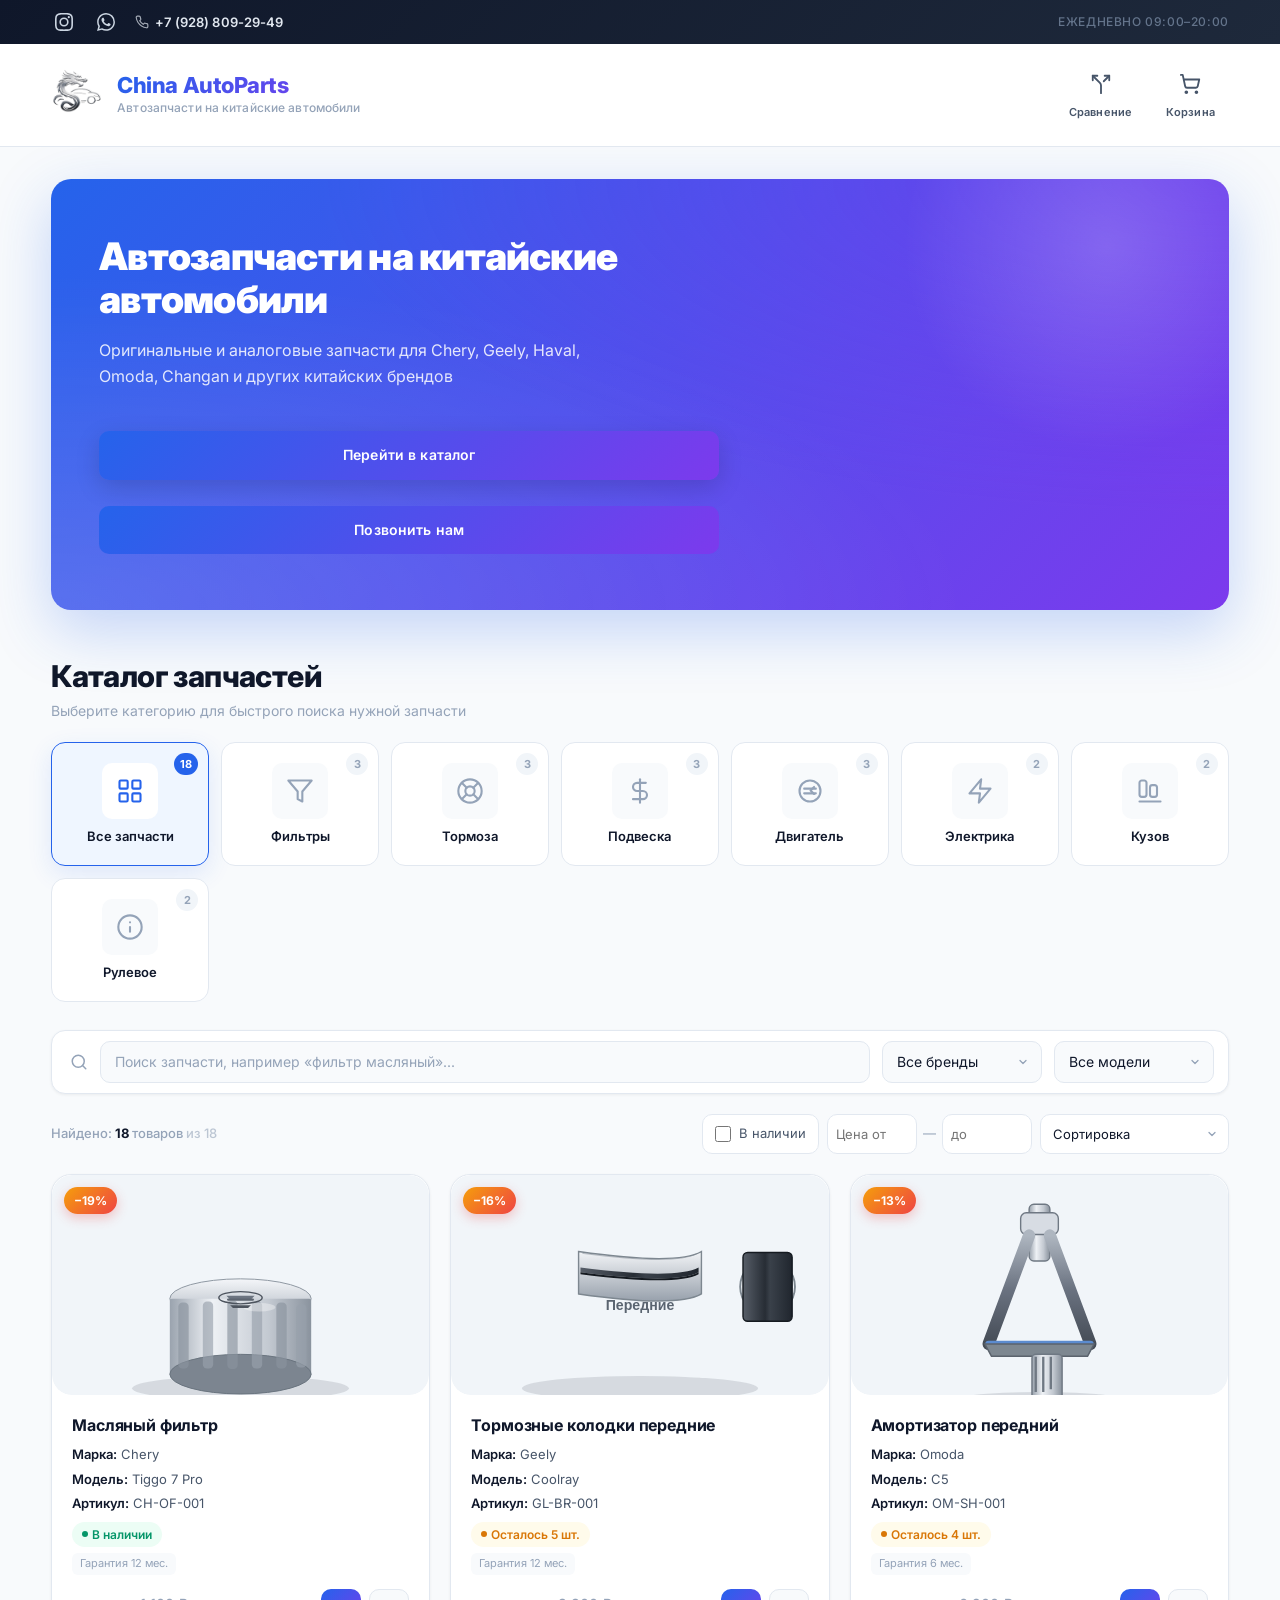
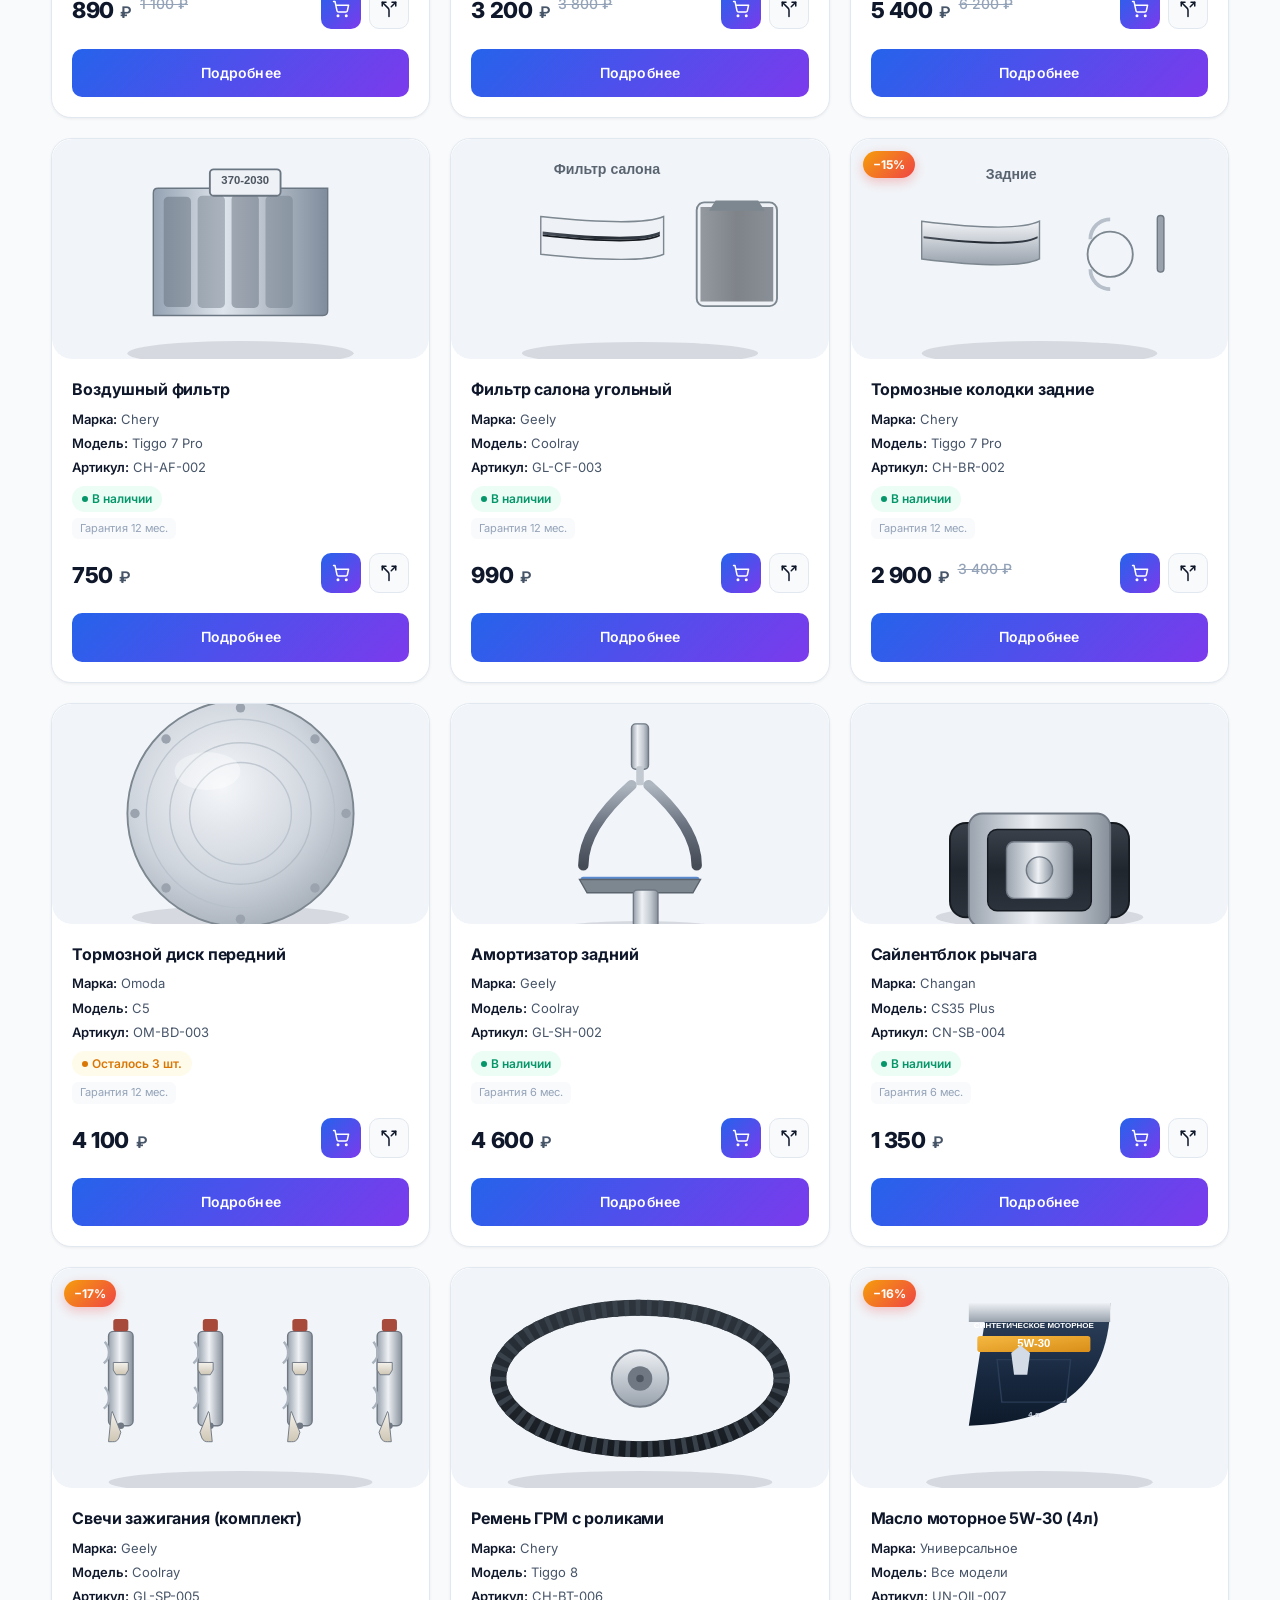
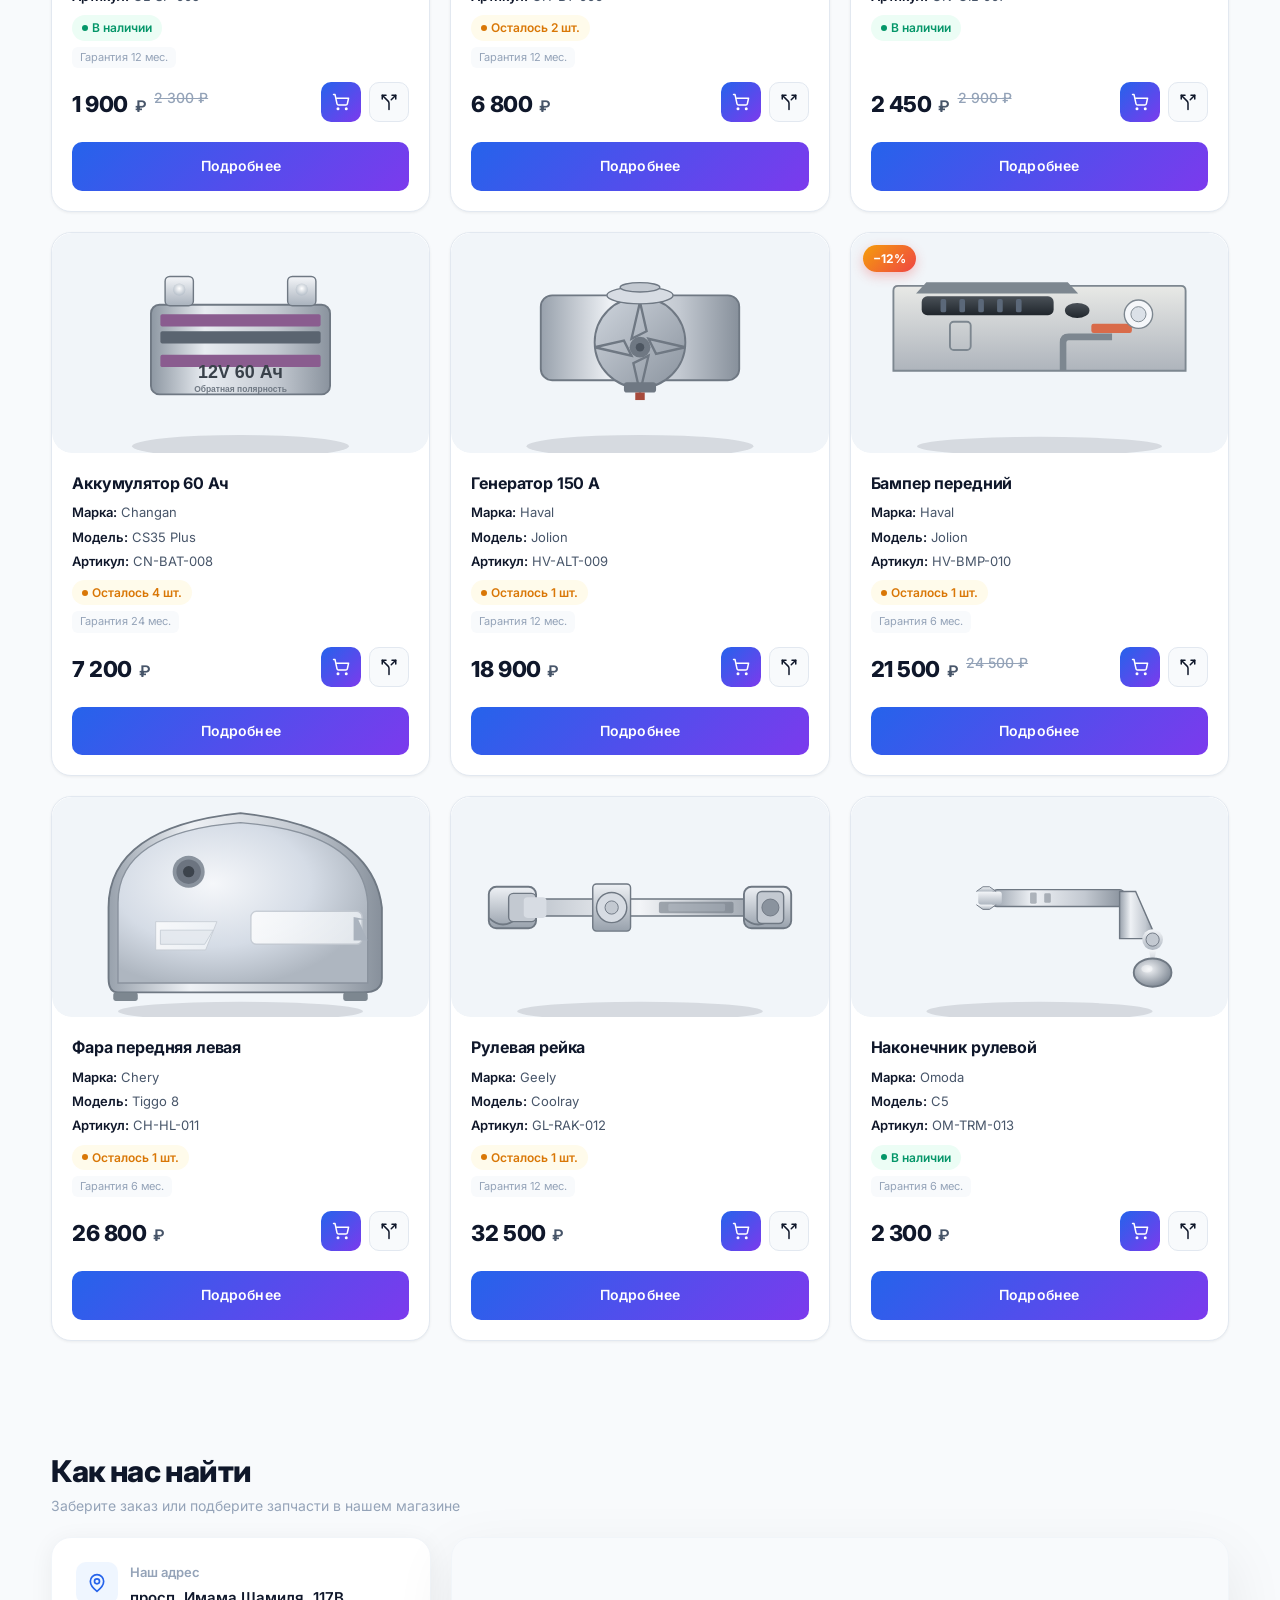
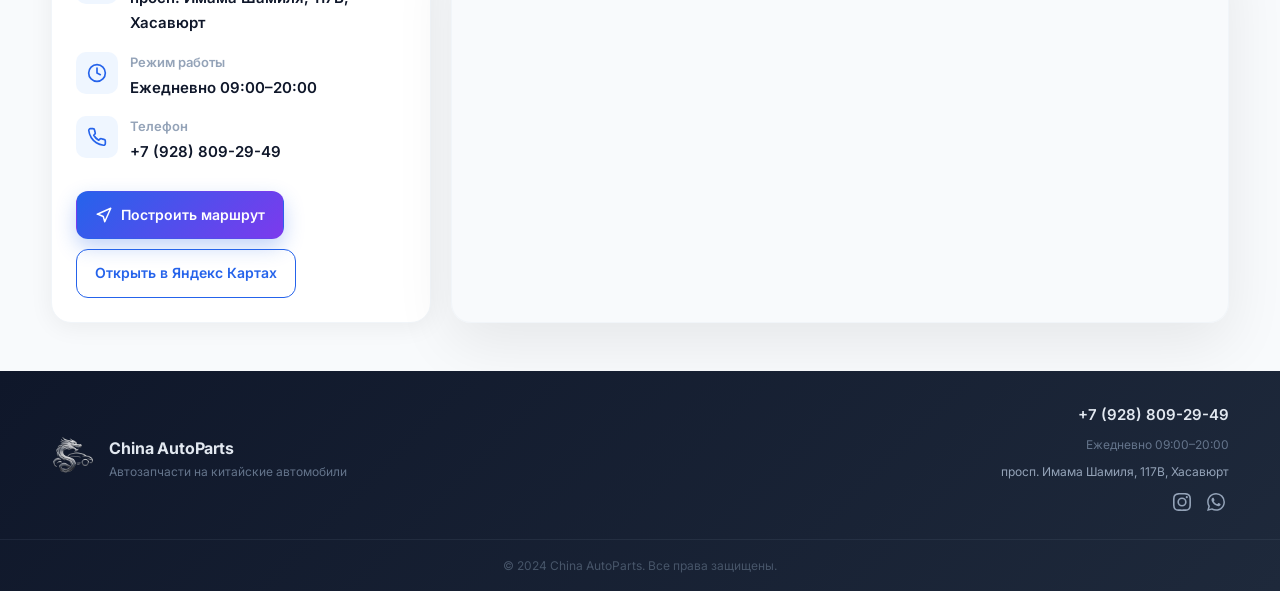
<file: index.html>
<!DOCTYPE html>
<html lang="ru">
<head>
    <meta charset="UTF-8">
    <meta name="viewport" content="width=device-width, initial-scale=1.0">
    <title>China AutoParts — Автозапчасти на китайские автомобили</title>
    <meta name="description" content="Оригинальные и аналоговые запчасти для китайских автомобилей Chery, Geely, Haval, Omoda, Changan. Быстрая доставка, гарантия качества.">
    <meta name="theme-color" content="#2563eb">

    <!-- Open Graph -->
    <meta property="og:type" content="website">
    <meta property="og:title" content="China AutoParts — Автозапчасти на китайские автомобили">
    <meta property="og:description" content="Оригинальные и аналоговые запчасти для китайских автомобилей. Быстрая доставка, гарантия качества.">
    <meta property="og:locale" content="ru_RU">

    <link rel="icon" type="image/svg+xml" href="images/favicon.svg">
    <link rel="manifest" href="manifest.json">
    <link rel="preconnect" href="https://fonts.googleapis.com">
    <link rel="preconnect" href="https://fonts.gstatic.com" crossorigin>
    <link href="https://fonts.googleapis.com/css2?family=Inter:wght@400;500;600;700;800;900&display=swap" rel="stylesheet">
    <link rel="stylesheet" href="css/style.css">

</head>
<body>

<div class="top-bar">
    <div class="container top-bar-inner">
        <div class="top-bar-left">
            <a href="https://www.instagram.com/china_dag_motors?igsh=ZG82cXB0ZDJwdmo2"
               target="_blank" class="top-icon">
                <svg width="18" height="18" viewBox="0 0 24 24" fill="currentColor"><path d="M12 2.163c3.204 0 3.584.012 4.85.07 3.252.148 4.771 1.691 4.919 4.919.058 1.265.069 1.645.069 4.849 0 3.205-.012 3.584-.069 4.849-.149 3.225-1.664 4.771-4.919 4.919-1.266.058-1.644.07-4.85.07-3.204 0-3.584-.012-4.849-.07-3.26-.149-4.771-1.699-4.919-4.92-.058-1.265-.07-1.644-.07-4.849 0-3.204.013-3.583.07-4.849.149-3.227 1.664-4.771 4.919-4.919 1.266-.057 1.645-.069 4.849-.069zM12 0C8.741 0 8.333.014 7.053.072 2.695.272.273 2.69.073 7.052.014 8.333 0 8.741 0 12c0 3.259.014 3.668.072 4.948.2 4.358 2.618 6.78 6.98 6.98C8.333 23.986 8.741 24 12 24c3.259 0 3.668-.014 4.948-.072 4.354-.2 6.782-2.618 6.979-6.98.059-1.28.073-1.689.073-4.948 0-3.259-.014-3.667-.072-4.947-.196-4.354-2.617-6.78-6.979-6.98C15.668.014 15.259 0 12 0zm0 5.838a6.162 6.162 0 1 0 0 12.324 6.162 6.162 0 0 0 0-12.324zM12 16a4 4 0 1 1 0-8 4 4 0 0 1 0 8zm6.406-11.845a1.44 1.44 0 1 0 0 2.881 1.44 1.44 0 0 0 0-2.881z"/></svg>
            </a>
            <a href="https://wa.me/message/VURZ2TKA3WSGA1"
               target="_blank" class="top-icon">
                <svg width="18" height="18" viewBox="0 0 24 24" fill="currentColor"><path d="M17.472 14.382c-.297-.149-1.758-.867-2.03-.967-.273-.099-.471-.148-.67.15-.197.297-.767.966-.94 1.164-.173.199-.347.223-.644.075-.297-.15-1.255-.463-2.39-1.475-.883-.788-1.48-1.761-1.653-2.059-.173-.297-.018-.458.13-.606.134-.133.297-.347.446-.52.149-.174.198-.298.298-.497.099-.198.05-.371-.025-.52-.075-.149-.669-1.612-.916-2.207-.242-.579-.487-.5-.669-.51-.173-.008-.371-.01-.57-.01-.198 0-.52.074-.792.372-.272.297-1.04 1.016-1.04 2.479 0 1.462 1.065 2.875 1.213 3.074.149.198 2.096 3.2 5.077 4.487.709.306 1.262.489 1.694.625.712.227 1.36.195 1.871.118.571-.085 1.758-.719 2.006-1.413.248-.694.248-1.289.173-1.413-.074-.124-.272-.198-.57-.347m-5.421 7.403h-.004a9.87 9.87 0 0 1-5.031-1.378l-.361-.214-3.741.982.998-3.648-.235-.374a9.86 9.86 0 0 1-1.51-5.26c.001-5.45 4.436-9.884 9.888-9.884 2.64 0 5.122 1.03 6.988 2.898a9.825 9.825 0 0 1 2.893 6.994c-.003 5.45-4.437 9.884-9.885 9.884m8.413-18.297A11.815 11.815 0 0 0 12.05 0C5.495 0 .16 5.335.157 11.892c0 2.096.547 4.142 1.588 5.945L.057 24l6.305-1.654a11.882 11.882 0 0 0 5.683 1.448h.005c6.554 0 11.89-5.335 11.893-11.893a11.821 11.821 0 0 0-3.48-8.413Z"/></svg>
            </a>
            <a href="tel:+79288092949" class="top-phone">
                <svg width="14" height="14" viewBox="0 0 24 24" fill="none" stroke="currentColor" stroke-width="2" stroke-linecap="round" stroke-linejoin="round"><path d="M22 16.92v3a2 2 0 0 1-2.18 2 19.79 19.79 0 0 1-8.63-3.07 19.5 19.5 0 0 1-6-6 19.79 19.79 0 0 1-3.07-8.67A2 2 0 0 1 4.11 2h3a2 2 0 0 1 2 1.72 12.84 12.84 0 0 0 .7 2.81 2 2 0 0 1-.45 2.11L8.09 9.91a16 16 0 0 0 6 6l1.27-1.27a2 2 0 0 1 2.11-.45 12.84 12.84 0 0 0 2.81.7A2 2 0 0 1 22 16.92z"></path></svg>
                +7 (928) 809-29-49
            </a>
        </div>
        <div class="top-bar-right">
            Ежедневно 09:00–20:00
        </div>
    </div>
</div>

<header class="header">
    <div class="container header-inner">
        <a href="index.html" class="header-left">
            <div class="logo">
                <img src="images/logo.png" alt="China AutoParts">
            </div>
            <div class="header-text">
                <h1>China AutoParts</h1>
                <p>Автозапчасти на китайские автомобили</p>
            </div>
        </a>
        <div class="header-tools">
            <a href="compare.html" class="tool-item" id="compareBtn">
                <div class="tool-icon">
                    <svg width="22" height="22" viewBox="0 0 24 24" fill="none" stroke="currentColor" stroke-width="2" stroke-linecap="round" stroke-linejoin="round"><path d="M16 3h5v5"/><path d="M8 3H3v5"/><path d="M12 22v-8.3a4 4 0 0 0-1.172-2.872L3 3"/><path d="m15 9 6-6"/></svg>
                    <span class="tool-count"></span>
                </div>
                <span>Сравнение</span>
            </a>
            <a href="cart.html" class="tool-item" id="cartBtn">
                <div class="tool-icon">
                    <svg width="22" height="22" viewBox="0 0 24 24" fill="none" stroke="currentColor" stroke-width="2" stroke-linecap="round" stroke-linejoin="round"><circle cx="8" cy="21" r="1"/><circle cx="19" cy="21" r="1"/><path d="M2.05 2.05h2l2.66 12.42a2 2 0 0 0 2 1.58h9.78a2 2 0 0 0 1.95-1.57l1.65-7.43H5.12"/></svg>
                    <span class="tool-count"></span>
                </div>
                <span>Корзина</span>
            </a>
        </div>
    </div>
</header>

<section class="container">

    <div class="hero">
        <div class="hero-content">
            <h1 class="hero-title">Автозапчасти на китайские автомобили</h1>
            <p class="hero-subtitle">Оригинальные и аналоговые запчасти для Chery, Geely, Haval, Omoda, Changan и других китайских брендов</p>
            <div class="hero-actions">
                <a href="#catalogSection" class="btn btn-hero">Перейти в каталог</a>
                <a href="tel:+79288092949" class="btn btn-hero-outline">Позвонить нам</a>
            </div>
        </div>
    </div>

    <div class="section-header" id="catalogSection">
        <h2 class="section-title">Каталог запчастей</h2>
        <p class="section-subtitle">Выберите категорию для быстрого поиска нужной запчасти</p>
    </div>

    <div class="categories" id="categories">
        <button class="category-card active" data-category="">
            <div class="category-icon">
                <svg width="28" height="28" viewBox="0 0 24 24" fill="none" stroke="currentColor" stroke-width="1.8" stroke-linecap="round" stroke-linejoin="round"><rect width="7" height="7" x="3" y="3" rx="1"/><rect width="7" height="7" x="14" y="3" rx="1"/><rect width="7" height="7" x="14" y="14" rx="1"/><rect width="7" height="7" x="3" y="14" rx="1"/></svg>
            </div>
            <span class="category-name">Все запчасти</span>
            <span class="category-count" id="catCountAll"></span>
        </button>
        <button class="category-card" data-category="Фильтры">
            <div class="category-icon">
                <svg width="28" height="28" viewBox="0 0 24 24" fill="none" stroke="currentColor" stroke-width="1.8" stroke-linecap="round" stroke-linejoin="round"><polygon points="22 3 2 3 10 12.46 10 19 14 21 14 12.46 22 3"/></svg>
            </div>
            <span class="category-name">Фильтры</span>
            <span class="category-count" id="catCountFilters"></span>
        </button>
        <button class="category-card" data-category="Тормозная система">
            <div class="category-icon">
                <svg width="28" height="28" viewBox="0 0 24 24" fill="none" stroke="currentColor" stroke-width="1.8" stroke-linecap="round" stroke-linejoin="round"><circle cx="12" cy="12" r="10"/><circle cx="12" cy="12" r="4"/><line x1="4.93" y1="4.93" x2="9.17" y2="9.17"/><line x1="14.83" y1="14.83" x2="19.07" y2="19.07"/><line x1="14.83" y1="9.17" x2="19.07" y2="4.93"/><line x1="4.93" y1="19.07" x2="9.17" y2="14.83"/></svg>
            </div>
            <span class="category-name">Тормоза</span>
            <span class="category-count" id="catCountBrakes"></span>
        </button>
        <button class="category-card" data-category="Подвеска">
            <div class="category-icon">
                <svg width="28" height="28" viewBox="0 0 24 24" fill="none" stroke="currentColor" stroke-width="1.8" stroke-linecap="round" stroke-linejoin="round"><path d="M12 2v20"/><path d="M17 5H9.5a3.5 3.5 0 0 0 0 7h5a3.5 3.5 0 0 1 0 7H6"/></svg>
            </div>
            <span class="category-name">Подвеска</span>
            <span class="category-count" id="catCountSuspension"></span>
        </button>
        <button class="category-card" data-category="Двигатель">
            <div class="category-icon">
                <svg width="28" height="28" viewBox="0 0 24 24" fill="none" stroke="currentColor" stroke-width="1.8" stroke-linecap="round" stroke-linejoin="round"><path d="M7 10h10"/><path d="M7 14h10"/><circle cx="12" cy="12" r="9"/><path d="m15.5 8.5-3 3 3 3"/></svg>
            </div>
            <span class="category-name">Двигатель</span>
            <span class="category-count" id="catCountEngine"></span>
        </button>
        <button class="category-card" data-category="Электрика">
            <div class="category-icon">
                <svg width="28" height="28" viewBox="0 0 24 24" fill="none" stroke="currentColor" stroke-width="1.8" stroke-linecap="round" stroke-linejoin="round"><polygon points="13 2 3 14 12 14 11 22 21 10 12 10 13 2"/></svg>
            </div>
            <span class="category-name">Электрика</span>
            <span class="category-count" id="catCountElectric"></span>
        </button>
        <button class="category-card" data-category="Кузов">
            <div class="category-icon">
                <svg width="28" height="28" viewBox="0 0 24 24" fill="none" stroke="currentColor" stroke-width="1.8" stroke-linecap="round" stroke-linejoin="round"><path d="M5 17h2a2 2 0 0 0 2-2V5a2 2 0 0 0-2-2H5a2 2 0 0 0-2 2v10a2 2 0 0 0 2 2z"/><path d="M14 17h2a2 2 0 0 0 2-2V9a2 2 0 0 0-2-2h-2a2 2 0 0 0-2 2v6a2 2 0 0 0 2 2z"/><path d="M3 21h18"/></svg>
            </div>
            <span class="category-name">Кузов</span>
            <span class="category-count" id="catCountBody"></span>
        </button>
        <button class="category-card" data-category="Рулевое">
            <div class="category-icon">
                <svg width="28" height="28" viewBox="0 0 24 24" fill="none" stroke="currentColor" stroke-width="1.8" stroke-linecap="round" stroke-linejoin="round"><circle cx="12" cy="12" r="10"/><path d="M12 16v-4"/><path d="M12 8h.01"/></svg>
            </div>
            <span class="category-name">Рулевое</span>
            <span class="category-count" id="catCountSteering"></span>
        </button>
    </div>

    <div class="filters" id="filtersBlock">
        <div class="filter-icon">
            <svg width="18" height="18" viewBox="0 0 24 24" fill="none" stroke="currentColor" stroke-width="2" stroke-linecap="round" stroke-linejoin="round"><circle cx="11" cy="11" r="8"/><path d="m21 21-4.3-4.3"/></svg>
        </div>
        <div class="search-wrap">
            <input
                type="text"
                id="searchInput"
                class="filters-input"
                placeholder="Поиск запчасти, например «фильтр масляный»...">
            <div class="autocomplete-list" id="autocompleteList"></div>
        </div>

        <select id="brandFilter">
            <option value="">Все марки</option>
        </select>

        <select id="modelFilter">
            <option value="">Все модели</option>
        </select>
    </div>

    <div class="toolbar">
        <div class="toolbar-results" id="resultsCount"></div>
        <div class="toolbar-controls">
            <label class="in-stock-only">
                <input type="checkbox" id="inStockOnly">
                В наличии
            </label>
            <div class="price-range">
                <input type="number" id="priceMin" placeholder="Цена от" min="0" step="100">
                <span>—</span>
                <input type="number" id="priceMax" placeholder="до" min="0" step="100">
            </div>
            <select class="sort-select" id="sortSelect">
                <option value="default">Сортировка</option>
                <option value="price-asc">Цена: по возрастанию</option>
                <option value="price-desc">Цена: по убыванию</option>
                <option value="name-asc">Название: А—Я</option>
                <option value="name-desc">Название: Я—А</option>
                <option value="stock-desc">Наличие: больше</option>
            </select>
        </div>
    </div>

    <div id="catalog" class="catalog"></div>

</section>

<section class="map-section container">
    <div class="section-header">
        <h2 class="section-title">Как нас найти</h2>
        <p class="section-subtitle">Заберите заказ или подберите запчасти в нашем магазине</p>
    </div>
    <div class="map-wrap">
        <div class="map-info">
            <div class="map-info-row">
                <div class="map-icon">
                    <svg width="20" height="20" viewBox="0 0 24 24" fill="none" stroke="currentColor" stroke-width="2" stroke-linecap="round" stroke-linejoin="round"><path d="M20 10c0 6-8 12-8 12s-8-6-8-12a8 8 0 0 1 16 0Z"/><circle cx="12" cy="10" r="3"/></svg>
                </div>
                <div>
                    <strong>Наш адрес</strong>
                    <span>просп. Имама Шамиля, 117В, Хасавюрт</span>
                </div>
            </div>
            <div class="map-info-row">
                <div class="map-icon">
                    <svg width="20" height="20" viewBox="0 0 24 24" fill="none" stroke="currentColor" stroke-width="2" stroke-linecap="round" stroke-linejoin="round"><circle cx="12" cy="12" r="10"/><path d="M12 6v6l4 2"/></svg>
                </div>
                <div>
                    <strong>Режим работы</strong>
                    <span>Ежедневно 09:00–20:00</span>
                </div>
            </div>
            <div class="map-info-row">
                <div class="map-icon">
                    <svg width="20" height="20" viewBox="0 0 24 24" fill="none" stroke="currentColor" stroke-width="2" stroke-linecap="round" stroke-linejoin="round"><path d="M22 16.92v3a2 2 0 0 1-2.18 2 19.79 19.79 0 0 1-8.63-3.07 19.5 19.5 0 0 1-6-6 19.79 19.79 0 0 1-3.07-8.67A2 2 0 0 1 4.11 2h3a2 2 0 0 1 2 1.72 12.84 12.84 0 0 0 .7 2.81 2 2 0 0 1-.45 2.11L8.09 9.91a16 16 0 0 0 6 6l1.27-1.27a2 2 0 0 1 2.11-.45 12.84 12.84 0 0 0 2.81.7A2 2 0 0 1 22 16.92z"/></svg>
                </div>
                <div>
                    <strong>Телефон</strong>
                    <a href="tel:+79288092949">+7 (928) 809-29-49</a>
                </div>
            </div>
            <div class="map-actions">
                <a class="map-btn map-btn-route" href="https://yandex.ru/maps/?rtext=~43.248425%2C46.587189&rtt=auto" target="_blank" rel="noopener">
                    <svg width="18" height="18" viewBox="0 0 24 24" fill="none" stroke="currentColor" stroke-width="2" stroke-linecap="round" stroke-linejoin="round"><path d="M3 11 21 3l-8 18-2-7-7-3Z"/></svg>
                    Построить маршрут
                </a>
                <a class="map-btn map-btn-open" href="https://yandex.ru/maps/?pt=46.587189%2C43.248425&z=16&l=map" target="_blank" rel="noopener">Открыть в Яндекс Картах</a>
            </div>
        </div>
        <div class="map-frame">
            <iframe src="https://yandex.ru/map-widget/v1/?ll=46.587189%2C43.248425&pt=46.587189%2C43.248425%2Cpm2rdm&z=17&lang=ru_RU" title="China AutoParts — просп. Имама Шамиля, 117В, Хасавюрт" loading="lazy" allowfullscreen></iframe>
        </div>
    </div>
</section>

<footer class="footer">
    <div class="container footer-inner">
        <div class="footer-brand">
            <div class="footer-logo">
                <img src="images/logo.png" alt="China AutoParts">
            </div>
            <div>
                <h3>China AutoParts</h3>
                <p>Автозапчасти на китайские автомобили</p>
            </div>
        </div>
        <div class="footer-contacts">
            <a href="tel:+79288092949" class="footer-phone">+7 (928) 809-29-49</a>
            <p class="footer-hours">Ежедневно 09:00–20:00</p>
            <p class="footer-address">просп. Имама Шамиля, 117В, Хасавюрт</p>
            <div class="footer-socials">
                <a href="https://www.instagram.com/china_dag_motors?igsh=ZG82cXB0ZDJwdmo2" target="_blank" class="top-icon">
                    <svg width="18" height="18" viewBox="0 0 24 24" fill="currentColor"><path d="M12 2.163c3.204 0 3.584.012 4.85.07 3.252.148 4.771 1.691 4.919 4.919.058 1.265.069 1.645.069 4.849 0 3.205-.012 3.584-.069 4.849-.149 3.225-1.664 4.771-4.919 4.919-1.266.058-1.644.07-4.85.07-3.204 0-3.584-.012-4.849-.07-3.26-.149-4.771-1.699-4.919-4.92-.058-1.265-.07-1.644-.07-4.849 0-3.204.013-3.583.07-4.849.149-3.227 1.664-4.771 4.919-4.919 1.266-.057 1.645-.069 4.849-.069zM12 0C8.741 0 8.333.014 7.053.072 2.695.272.273 2.69.073 7.052.014 8.333 0 8.741 0 12c0 3.259.014 3.668.072 4.948.2 4.358 2.618 6.78 6.98 6.98C8.333 23.986 8.741 24 12 24c3.259 0 3.668-.014 4.948-.072 4.354-.2 6.782-2.618 6.979-6.98.059-1.28.073-1.689.073-4.948 0-3.259-.014-3.667-.072-4.947-.196-4.354-2.617-6.78-6.979-6.98C15.668.014 15.259 0 12 0zm0 5.838a6.162 6.162 0 1 0 0 12.324 6.162 6.162 0 0 0 0-12.324zM12 16a4 4 0 1 1 0-8 4 4 0 0 1 0 8zm6.406-11.845a1.44 1.44 0 1 0 0 2.881 1.44 1.44 0 0 0 0-2.881z"/></svg>
                </a>
                <a href="https://wa.me/message/VURZ2TKA3WSGA1" target="_blank" class="top-icon">
                    <svg width="18" height="18" viewBox="0 0 24 24" fill="currentColor"><path d="M17.472 14.382c-.297-.149-1.758-.867-2.03-.967-.273-.099-.471-.148-.67.15-.197.297-.767.966-.94 1.164-.173.199-.347.223-.644.075-.297-.15-1.255-.463-2.39-1.475-.883-.788-1.48-1.761-1.653-2.059-.173-.297-.018-.458.13-.606.134-.133.297-.347.446-.52.149-.174.198-.298.298-.497.099-.198.05-.371-.025-.52-.075-.149-.669-1.612-.916-2.207-.242-.579-.487-.5-.669-.51-.173-.008-.371-.01-.57-.01-.198 0-.52.074-.792.372-.272.297-1.04 1.016-1.04 2.479 0 1.462 1.065 2.875 1.213 3.074.149.198 2.096 3.2 5.077 4.487.709.306 1.262.489 1.694.625.712.227 1.36.195 1.871.118.571-.085 1.758-.719 2.006-1.413.248-.694.248-1.289.173-1.413-.074-.124-.272-.198-.57-.347m-5.421 7.403h-.004a9.87 9.87 0 0 1-5.031-1.378l-.361-.214-3.741.982.998-3.648-.235-.374a9.86 9.86 0 0 1-1.51-5.26c.001-5.45 4.436-9.884 9.888-9.884 2.64 0 5.122 1.03 6.988 2.898a9.825 9.825 0 0 1 2.893 6.994c-.003 5.45-4.437 9.884-9.885 9.884m8.413-18.297A11.815 11.815 0 0 0 12.05 0C5.495 0 .16 5.335.157 11.892c0 2.096.547 4.142 1.588 5.945L.057 24l6.305-1.654a11.882 11.882 0 0 0 5.683 1.448h.005c6.554 0 11.89-5.335 11.893-11.893a11.821 11.821 0 0 0-3.48-8.413Z"/></svg>
                </a>
            </div>
        </div>
    </div>
    <div class="footer-bottom">
        <div class="container">
            <p>&copy; 2024 China AutoParts. Все права защищены.</p>
        </div>
    </div>
</footer>

<script src="js/common.js"></script>
<script src="js/index.js"></script>

<!-- Yandex.Metrika / Google Analytics: вставьте код счётчика здесь -->

</body>
</html>
</file>
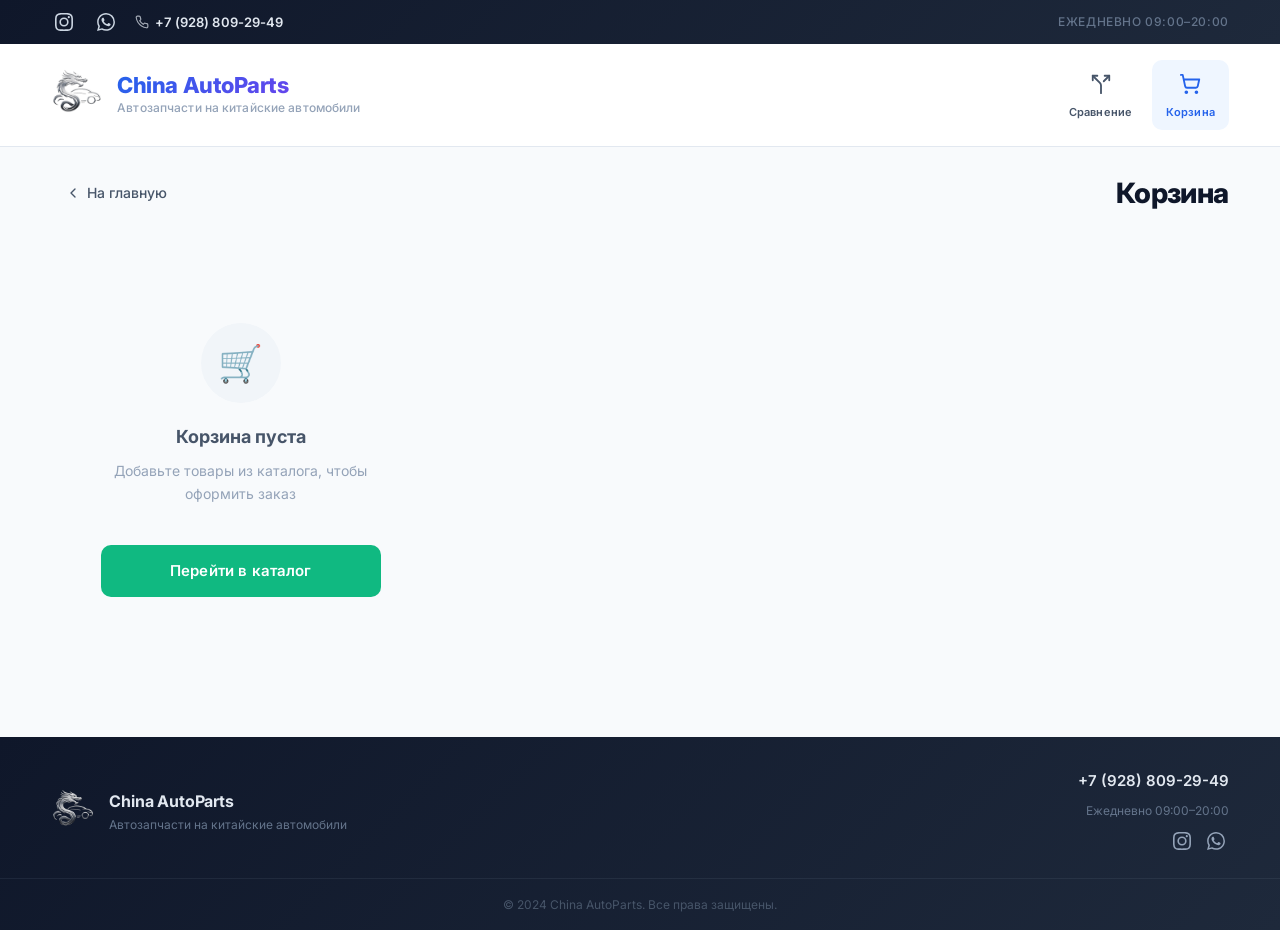
<file: cart.html>
<!DOCTYPE html>
<html lang="ru">
<head>
    <meta charset="UTF-8">
    <meta name="viewport" content="width=device-width, initial-scale=1.0">
    <title>Корзина — China AutoParts</title>
    <meta name="description" content="Ваша корзина в магазине China AutoParts.">
    <meta name="theme-color" content="#2563eb">
    <meta property="og:locale" content="ru_RU">

    <link rel="icon" type="image/svg+xml" href="images/favicon.svg">
    <link rel="manifest" href="manifest.json">
    <link rel="preconnect" href="https://fonts.googleapis.com">
    <link rel="preconnect" href="https://fonts.gstatic.com" crossorigin>
    <link href="https://fonts.googleapis.com/css2?family=Inter:wght@400;500;600;700;800;900&display=swap" rel="stylesheet">
    <link rel="stylesheet" href="css/style.css">
</head>
<body>

<div class="top-bar">
    <div class="container top-bar-inner">
        <div class="top-bar-left">
            <a href="https://www.instagram.com/china_dag_motors?igsh=ZG82cXB0ZDJwdmo2"
               target="_blank" class="top-icon">
                <svg width="18" height="18" viewBox="0 0 24 24" fill="currentColor"><path d="M12 2.163c3.204 0 3.584.012 4.85.07 3.252.148 4.771 1.691 4.919 4.919.058 1.265.069 1.645.069 4.849 0 3.205-.012 3.584-.069 4.849-.149 3.225-1.664 4.771-4.919 4.919-1.266.058-1.644.07-4.85.07-3.204 0-3.584-.012-4.849-.07-3.26-.149-4.771-1.699-4.919-4.92-.058-1.265-.07-1.644-.07-4.849 0-3.204.013-3.583.07-4.849.149-3.227 1.664-4.771 4.919-4.919 1.266-.057 1.645-.069 4.849-.069zM12 0C8.741 0 8.333.014 7.053.072 2.695.272.273 2.69.073 7.052.014 8.333 0 8.741 0 12c0 3.259.014 3.668.072 4.948.2 4.358 2.618 6.78 6.98 6.98C8.333 23.986 8.741 24 12 24c3.259 0 3.668-.014 4.948-.072 4.354-.2 6.782-2.618 6.979-6.98.059-1.28.073-1.689.073-4.948 0-3.259-.014-3.667-.072-4.947-.196-4.354-2.617-6.78-6.979-6.98C15.668.014 15.259 0 12 0zm0 5.838a6.162 6.162 0 1 0 0 12.324 6.162 6.162 0 0 0 0-12.324zM12 16a4 4 0 1 1 0-8 4 4 0 0 1 0 8zm6.406-11.845a1.44 1.44 0 1 0 0 2.881 1.44 1.44 0 0 0 0-2.881z"/></svg>
            </a>
            <a href="https://wa.me/message/VURZ2TKA3WSGA1"
               target="_blank" class="top-icon">
                <svg width="18" height="18" viewBox="0 0 24 24" fill="currentColor"><path d="M17.472 14.382c-.297-.149-1.758-.867-2.03-.967-.273-.099-.471-.148-.67.15-.197.297-.767.966-.94 1.164-.173.199-.347.223-.644.075-.297-.15-1.255-.463-2.39-1.475-.883-.788-1.48-1.761-1.653-2.059-.173-.297-.018-.458.13-.606.134-.133.297-.347.446-.52.149-.174.198-.298.298-.497.099-.198.05-.371-.025-.52-.075-.149-.669-1.612-.916-2.207-.242-.579-.487-.5-.669-.51-.173-.008-.371-.01-.57-.01-.198 0-.52.074-.792.372-.272.297-1.04 1.016-1.04 2.479 0 1.462 1.065 2.875 1.213 3.074.149.198 2.096 3.2 5.077 4.487.709.306 1.262.489 1.694.625.712.227 1.36.195 1.871.118.571-.085 1.758-.719 2.006-1.413.248-.694.248-1.289.173-1.413-.074-.124-.272-.198-.57-.347m-5.421 7.403h-.004a9.87 9.87 0 0 1-5.031-1.378l-.361-.214-3.741.982.998-3.648-.235-.374a9.86 9.86 0 0 1-1.51-5.26c.001-5.45 4.436-9.884 9.888-9.884 2.64 0 5.122 1.03 6.988 2.898a9.825 9.825 0 0 1 2.893 6.994c-.003 5.45-4.437 9.884-9.885 9.884m8.413-18.297A11.815 11.815 0 0 0 12.05 0C5.495 0 .16 5.335.157 11.892c0 2.096.547 4.142 1.588 5.945L.057 24l6.305-1.654a11.882 11.882 0 0 0 5.683 1.448h.005c6.554 0 11.89-5.335 11.893-11.893a11.821 11.821 0 0 0-3.48-8.413Z"/></svg>
            </a>
            <a href="tel:+79288092949" class="top-phone">
                <svg width="14" height="14" viewBox="0 0 24 24" fill="none" stroke="currentColor" stroke-width="2" stroke-linecap="round" stroke-linejoin="round"><path d="M22 16.92v3a2 2 0 0 1-2.18 2 19.79 19.79 0 0 1-8.63-3.07 19.5 19.5 0 0 1-6-6 19.79 19.79 0 0 1-3.07-8.67A2 2 0 0 1 4.11 2h3a2 2 0 0 1 2 1.72 12.84 12.84 0 0 0 .7 2.81 2 2 0 0 1-.45 2.11L8.09 9.91a16 16 0 0 0 6 6l1.27-1.27a2 2 0 0 1 2.11-.45 12.84 12.84 0 0 0 2.81.7A2 2 0 0 1 22 16.92z"></path></svg>
                +7 (928) 809-29-49
            </a>
        </div>
        <div class="top-bar-right">
            Ежедневно 09:00–20:00
        </div>
    </div>
</div>

<header class="header">
    <div class="container header-inner">
        <a href="index.html" class="header-left">
            <div class="logo">
                <img src="images/logo.png" alt="China AutoParts">
            </div>
            <div class="header-text">
                <h1>China AutoParts</h1>
                <p>Автозапчасти на китайские автомобили</p>
            </div>
        </a>
        <div class="header-tools">
            <a href="compare.html" class="tool-item" id="compareBtn">
                <div class="tool-icon">
                    <svg width="22" height="22" viewBox="0 0 24 24" fill="none" stroke="currentColor" stroke-width="2" stroke-linecap="round" stroke-linejoin="round"><path d="M16 3h5v5"/><path d="M8 3H3v5"/><path d="M12 22v-8.3a4 4 0 0 0-1.172-2.872L3 3"/><path d="m15 9 6-6"/></svg>
                    <span class="tool-count"></span>
                </div>
                <span>Сравнение</span>
            </a>
            <a href="cart.html" class="tool-item active-page" id="cartBtn">
                <div class="tool-icon">
                    <svg width="22" height="22" viewBox="0 0 24 24" fill="none" stroke="currentColor" stroke-width="2" stroke-linecap="round" stroke-linejoin="round"><circle cx="8" cy="21" r="1"/><circle cx="19" cy="21" r="1"/><path d="M2.05 2.05h2l2.66 12.42a2 2 0 0 0 2 1.58h9.78a2 2 0 0 0 1.95-1.57l1.65-7.43H5.12"/></svg>
                    <span class="tool-count"></span>
                </div>
                <span>Корзина</span>
            </a>
        </div>
    </div>
</header>

<section class="container page-section">
    <div class="page-top">
        <a href="index.html" class="back-link">
            <svg width="16" height="16" viewBox="0 0 24 24" fill="none" stroke="currentColor" stroke-width="2" stroke-linecap="round" stroke-linejoin="round"><path d="m15 18-6-6 6-6"/></svg>
            На главную
        </a>
        <h2>Корзина</h2>
    </div>
    <div id="cartList" class="page-list"></div>
    <div id="cartSummary" class="cart-summary" style="display:none;">
        <div class="cart-summary-inner">
            <div class="cart-summary-row">
                <span>Товаров:</span>
                <span id="cartTotalQty">0</span>
            </div>
            <div class="cart-summary-row">
                <span>Старая цена:</span>
                <span id="cartOldTotal" style="text-decoration:line-through;color:var(--muted);"></span>
            </div>
            <div class="cart-summary-row cart-summary-total">
                <span>Итого:</span>
                <span id="cartTotalPrice">0 ₽</span>
            </div>
            <button class="btn btn-order" id="cartOrderBtn">
                <svg width="18" height="18" viewBox="0 0 24 24" fill="none" stroke="currentColor" stroke-width="2" stroke-linecap="round" stroke-linejoin="round"><path d="M21 11.5a8.38 8.38 0 0 1-.9 3.8 8.5 8.5 0 0 1-7.6 4.7 8.38 8.38 0 0 1-3.8-.9L3 21l1.9-5.7a8.38 8.38 0 0 1-.9-3.8 8.5 8.5 0 0 1 4.7-7.6 8.38 8.38 0 0 1 3.8-.9h.5a8.48 8.48 0 0 1 8 8v.5z"/></svg>
                Оформить заказ
            </button>
        </div>
    </div>
</section>

<footer class="footer">
    <div class="container footer-inner">
        <div class="footer-brand">
            <div class="footer-logo">
                <img src="images/logo.png" alt="China AutoParts">
            </div>
            <div>
                <h3>China AutoParts</h3>
                <p>Автозапчасти на китайские автомобили</p>
            </div>
        </div>
        <div class="footer-contacts">
            <a href="tel:+79288092949" class="footer-phone">+7 (928) 809-29-49</a>
            <p class="footer-hours">Ежедневно 09:00–20:00</p>
            <div class="footer-socials">
                <a href="https://www.instagram.com/china_dag_motors?igsh=ZG82cXB0ZDJwdmo2" target="_blank" class="top-icon">
                    <svg width="18" height="18" viewBox="0 0 24 24" fill="currentColor"><path d="M12 2.163c3.204 0 3.584.012 4.85.07 3.252.148 4.771 1.691 4.919 4.919.058 1.265.069 1.645.069 4.849 0 3.205-.012 3.584-.069 4.849-.149 3.225-1.664 4.771-4.919 4.919-1.266.058-1.644.07-4.85.07-3.204 0-3.584-.012-4.849-.07-3.26-.149-4.771-1.699-4.919-4.92-.058-1.265-.07-1.644-.07-4.849 0-3.204.013-3.583.07-4.849.149-3.227 1.664-4.771 4.919-4.919 1.266-.057 1.645-.069 4.849-.069zM12 0C8.741 0 8.333.014 7.053.072 2.695.272.273 2.69.073 7.052.014 8.333 0 8.741 0 12c0 3.259.014 3.668.072 4.948.2 4.358 2.618 6.78 6.98 6.98C8.333 23.986 8.741 24 12 24c3.259 0 3.668-.014 4.948-.072 4.354-.2 6.782-2.618 6.979-6.98.059-1.28.073-1.689.073-4.948 0-3.259-.014-3.667-.072-4.947-.196-4.354-2.617-6.78-6.979-6.98C15.668.014 15.259 0 12 0zm0 5.838a6.162 6.162 0 1 0 0 12.324 6.162 6.162 0 0 0 0-12.324zM12 16a4 4 0 1 1 0-8 4 4 0 0 1 0 8zm6.406-11.845a1.44 1.44 0 1 0 0 2.881 1.44 1.44 0 0 0 0-2.881z"/></svg>
                </a>
                <a href="https://wa.me/message/VURZ2TKA3WSGA1" target="_blank" class="top-icon">
                    <svg width="18" height="18" viewBox="0 0 24 24" fill="currentColor"><path d="M17.472 14.382c-.297-.149-1.758-.867-2.03-.967-.273-.099-.471-.148-.67.15-.197.297-.767.966-.94 1.164-.173.199-.347.223-.644.075-.297-.15-1.255-.463-2.39-1.475-.883-.788-1.48-1.761-1.653-2.059-.173-.297-.018-.458.13-.606.134-.133.297-.347.446-.52.149-.174.198-.298.298-.497.099-.198.05-.371-.025-.52-.075-.149-.669-1.612-.916-2.207-.242-.579-.487-.5-.669-.51-.173-.008-.371-.01-.57-.01-.198 0-.52.074-.792.372-.272.297-1.04 1.016-1.04 2.479 0 1.462 1.065 2.875 1.213 3.074.149.198 2.096 3.2 5.077 4.487.709.306 1.262.489 1.694.625.712.227 1.36.195 1.871.118.571-.085 1.758-.719 2.006-1.413.248-.694.248-1.289.173-1.413-.074-.124-.272-.198-.57-.347m-5.421 7.403h-.004a9.87 9.87 0 0 1-5.031-1.378l-.361-.214-3.741.982.998-3.648-.235-.374a9.86 9.86 0 0 1-1.51-5.26c.001-5.45 4.436-9.884 9.888-9.884 2.64 0 5.122 1.03 6.988 2.898a9.825 9.825 0 0 1 2.893 6.994c-.003 5.45-4.437 9.884-9.885 9.884m8.413-18.297A11.815 11.815 0 0 0 12.05 0C5.495 0 .16 5.335.157 11.892c0 2.096.547 4.142 1.588 5.945L.057 24l6.305-1.654a11.882 11.882 0 0 0 5.683 1.448h.005c6.554 0 11.89-5.335 11.893-11.893a11.821 11.821 0 0 0-3.48-8.413Z"/></svg>
                </a>
            </div>
        </div>
    </div>
    <div class="footer-bottom">
        <div class="container">
            <p>&copy; 2024 China AutoParts. Все права защищены.</p>
        </div>
    </div>
</footer>

<script src="js/common.js"></script>
<script src="js/cart.js"></script>
</body>
</html>
</file>
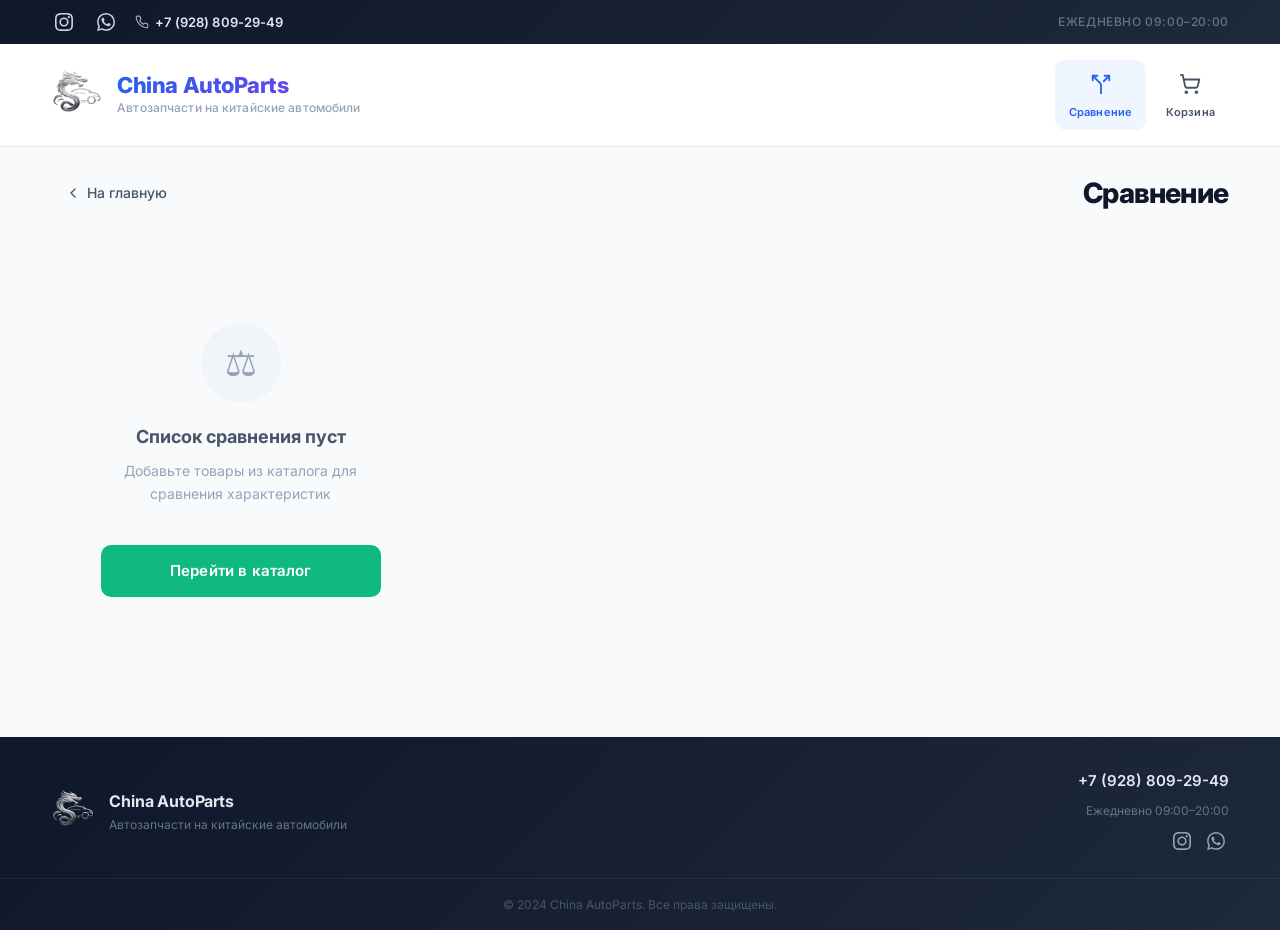
<file: compare.html>
<!DOCTYPE html>
<html lang="ru">
<head>
    <meta charset="UTF-8">
    <meta name="viewport" content="width=device-width, initial-scale=1.0">
    <title>Сравнение — China AutoParts</title>
    <meta name="description" content="Сравнение товаров в магазине China AutoParts.">
    <meta name="theme-color" content="#2563eb">
    <meta property="og:locale" content="ru_RU">

    <link rel="icon" type="image/svg+xml" href="images/favicon.svg">
    <link rel="manifest" href="manifest.json">
    <link rel="preconnect" href="https://fonts.googleapis.com">
    <link rel="preconnect" href="https://fonts.gstatic.com" crossorigin>
    <link href="https://fonts.googleapis.com/css2?family=Inter:wght@400;500;600;700;800;900&display=swap" rel="stylesheet">
    <link rel="stylesheet" href="css/style.css">
</head>
<body>

<div class="top-bar">
    <div class="container top-bar-inner">
        <div class="top-bar-left">
            <a href="https://www.instagram.com/china_dag_motors?igsh=ZG82cXB0ZDJwdmo2"
               target="_blank" class="top-icon">
                <svg width="18" height="18" viewBox="0 0 24 24" fill="currentColor"><path d="M12 2.163c3.204 0 3.584.012 4.85.07 3.252.148 4.771 1.691 4.919 4.919.058 1.265.069 1.645.069 4.849 0 3.205-.012 3.584-.069 4.849-.149 3.225-1.664 4.771-4.919 4.919-1.266.058-1.644.07-4.85.07-3.204 0-3.584-.012-4.849-.07-3.26-.149-4.771-1.699-4.919-4.92-.058-1.265-.07-1.644-.07-4.849 0-3.204.013-3.583.07-4.849.149-3.227 1.664-4.771 4.919-4.919 1.266-.057 1.645-.069 4.849-.069zM12 0C8.741 0 8.333.014 7.053.072 2.695.272.273 2.69.073 7.052.014 8.333 0 8.741 0 12c0 3.259.014 3.668.072 4.948.2 4.358 2.618 6.78 6.98 6.98C8.333 23.986 8.741 24 12 24c3.259 0 3.668-.014 4.948-.072 4.354-.2 6.782-2.618 6.979-6.98.059-1.28.073-1.689.073-4.948 0-3.259-.014-3.667-.072-4.947-.196-4.354-2.617-6.78-6.979-6.98C15.668.014 15.259 0 12 0zm0 5.838a6.162 6.162 0 1 0 0 12.324 6.162 6.162 0 0 0 0-12.324zM12 16a4 4 0 1 1 0-8 4 4 0 0 1 0 8zm6.406-11.845a1.44 1.44 0 1 0 0 2.881 1.44 1.44 0 0 0 0-2.881z"/></svg>
            </a>
            <a href="https://wa.me/message/VURZ2TKA3WSGA1"
               target="_blank" class="top-icon">
                <svg width="18" height="18" viewBox="0 0 24 24" fill="currentColor"><path d="M17.472 14.382c-.297-.149-1.758-.867-2.03-.967-.273-.099-.471-.148-.67.15-.197.297-.767.966-.94 1.164-.173.199-.347.223-.644.075-.297-.15-1.255-.463-2.39-1.475-.883-.788-1.48-1.761-1.653-2.059-.173-.297-.018-.458.13-.606.134-.133.297-.347.446-.52.149-.174.198-.298.298-.497.099-.198.05-.371-.025-.52-.075-.149-.669-1.612-.916-2.207-.242-.579-.487-.5-.669-.51-.173-.008-.371-.01-.57-.01-.198 0-.52.074-.792.372-.272.297-1.04 1.016-1.04 2.479 0 1.462 1.065 2.875 1.213 3.074.149.198 2.096 3.2 5.077 4.487.709.306 1.262.489 1.694.625.712.227 1.36.195 1.871.118.571-.085 1.758-.719 2.006-1.413.248-.694.248-1.289.173-1.413-.074-.124-.272-.198-.57-.347m-5.421 7.403h-.004a9.87 9.87 0 0 1-5.031-1.378l-.361-.214-3.741.982.998-3.648-.235-.374a9.86 9.86 0 0 1-1.51-5.26c.001-5.45 4.436-9.884 9.888-9.884 2.64 0 5.122 1.03 6.988 2.898a9.825 9.825 0 0 1 2.893 6.994c-.003 5.45-4.437 9.884-9.885 9.884m8.413-18.297A11.815 11.815 0 0 0 12.05 0C5.495 0 .16 5.335.157 11.892c0 2.096.547 4.142 1.588 5.945L.057 24l6.305-1.654a11.882 11.882 0 0 0 5.683 1.448h.005c6.554 0 11.89-5.335 11.893-11.893a11.821 11.821 0 0 0-3.48-8.413Z"/></svg>
            </a>
            <a href="tel:+79288092949" class="top-phone">
                <svg width="14" height="14" viewBox="0 0 24 24" fill="none" stroke="currentColor" stroke-width="2" stroke-linecap="round" stroke-linejoin="round"><path d="M22 16.92v3a2 2 0 0 1-2.18 2 19.79 19.79 0 0 1-8.63-3.07 19.5 19.5 0 0 1-6-6 19.79 19.79 0 0 1-3.07-8.67A2 2 0 0 1 4.11 2h3a2 2 0 0 1 2 1.72 12.84 12.84 0 0 0 .7 2.81 2 2 0 0 1-.45 2.11L8.09 9.91a16 16 0 0 0 6 6l1.27-1.27a2 2 0 0 1 2.11-.45 12.84 12.84 0 0 0 2.81.7A2 2 0 0 1 22 16.92z"></path></svg>
                +7 (928) 809-29-49
            </a>
        </div>
        <div class="top-bar-right">
            Ежедневно 09:00–20:00
        </div>
    </div>
</div>

<header class="header">
    <div class="container header-inner">
        <a href="index.html" class="header-left">
            <div class="logo">
                <img src="images/logo.png" alt="China AutoParts">
            </div>
            <div class="header-text">
                <h1>China AutoParts</h1>
                <p>Автозапчасти на китайские автомобили</p>
            </div>
        </a>
        <div class="header-tools">
            <a href="compare.html" class="tool-item active-page" id="compareBtn">
                <div class="tool-icon">
                    <svg width="22" height="22" viewBox="0 0 24 24" fill="none" stroke="currentColor" stroke-width="2" stroke-linecap="round" stroke-linejoin="round"><path d="M16 3h5v5"/><path d="M8 3H3v5"/><path d="M12 22v-8.3a4 4 0 0 0-1.172-2.872L3 3"/><path d="m15 9 6-6"/></svg>
                    <span class="tool-count"></span>
                </div>
                <span>Сравнение</span>
            </a>
            <a href="cart.html" class="tool-item" id="cartBtn">
                <div class="tool-icon">
                    <svg width="22" height="22" viewBox="0 0 24 24" fill="none" stroke="currentColor" stroke-width="2" stroke-linecap="round" stroke-linejoin="round"><circle cx="8" cy="21" r="1"/><circle cx="19" cy="21" r="1"/><path d="M2.05 2.05h2l2.66 12.42a2 2 0 0 0 2 1.58h9.78a2 2 0 0 0 1.95-1.57l1.65-7.43H5.12"/></svg>
                    <span class="tool-count"></span>
                </div>
                <span>Корзина</span>
            </a>
        </div>
    </div>
</header>

<section class="container page-section">
    <div class="page-top">
        <a href="index.html" class="back-link">
            <svg width="16" height="16" viewBox="0 0 24 24" fill="none" stroke="currentColor" stroke-width="2" stroke-linecap="round" stroke-linejoin="round"><path d="m15 18-6-6 6-6"/></svg>
            На главную
        </a>
        <h2>Сравнение</h2>
    </div>
    <div id="compareList" class="page-list"></div>
</section>

<footer class="footer">
    <div class="container footer-inner">
        <div class="footer-brand">
            <div class="footer-logo">
                <img src="images/logo.png" alt="China AutoParts">
            </div>
            <div>
                <h3>China AutoParts</h3>
                <p>Автозапчасти на китайские автомобили</p>
            </div>
        </div>
        <div class="footer-contacts">
            <a href="tel:+79288092949" class="footer-phone">+7 (928) 809-29-49</a>
            <p class="footer-hours">Ежедневно 09:00–20:00</p>
            <div class="footer-socials">
                <a href="https://www.instagram.com/china_dag_motors?igsh=ZG82cXB0ZDJwdmo2" target="_blank" class="top-icon">
                    <svg width="18" height="18" viewBox="0 0 24 24" fill="currentColor"><path d="M12 2.163c3.204 0 3.584.012 4.85.07 3.252.148 4.771 1.691 4.919 4.919.058 1.265.069 1.645.069 4.849 0 3.205-.012 3.584-.069 4.849-.149 3.225-1.664 4.771-4.919 4.919-1.266.058-1.644.07-4.85.07-3.204 0-3.584-.012-4.849-.07-3.26-.149-4.771-1.699-4.919-4.92-.058-1.265-.07-1.644-.07-4.849 0-3.204.013-3.583.07-4.849.149-3.227 1.664-4.771 4.919-4.919 1.266-.057 1.645-.069 4.849-.069zM12 0C8.741 0 8.333.014 7.053.072 2.695.272.273 2.69.073 7.052.014 8.333 0 8.741 0 12c0 3.259.014 3.668.072 4.948.2 4.358 2.618 6.78 6.98 6.98C8.333 23.986 8.741 24 12 24c3.259 0 3.668-.014 4.948-.072 4.354-.2 6.782-2.618 6.979-6.98.059-1.28.073-1.689.073-4.948 0-3.259-.014-3.667-.072-4.947-.196-4.354-2.617-6.78-6.979-6.98C15.668.014 15.259 0 12 0zm0 5.838a6.162 6.162 0 1 0 0 12.324 6.162 6.162 0 0 0 0-12.324zM12 16a4 4 0 1 1 0-8 4 4 0 0 1 0 8zm6.406-11.845a1.44 1.44 0 1 0 0 2.881 1.44 1.44 0 0 0 0-2.881z"/></svg>
                </a>
                <a href="https://wa.me/message/VURZ2TKA3WSGA1" target="_blank" class="top-icon">
                    <svg width="18" height="18" viewBox="0 0 24 24" fill="currentColor"><path d="M17.472 14.382c-.297-.149-1.758-.867-2.03-.967-.273-.099-.471-.148-.67.15-.197.297-.767.966-.94 1.164-.173.199-.347.223-.644.075-.297-.15-1.255-.463-2.39-1.475-.883-.788-1.48-1.761-1.653-2.059-.173-.297-.018-.458.13-.606.134-.133.297-.347.446-.52.149-.174.198-.298.298-.497.099-.198.05-.371-.025-.52-.075-.149-.669-1.612-.916-2.207-.242-.579-.487-.5-.669-.51-.173-.008-.371-.01-.57-.01-.198 0-.52.074-.792.372-.272.297-1.04 1.016-1.04 2.479 0 1.462 1.065 2.875 1.213 3.074.149.198 2.096 3.2 5.077 4.487.709.306 1.262.489 1.694.625.712.227 1.36.195 1.871.118.571-.085 1.758-.719 2.006-1.413.248-.694.248-1.289.173-1.413-.074-.124-.272-.198-.57-.347m-5.421 7.403h-.004a9.87 9.87 0 0 1-5.031-1.378l-.361-.214-3.741.982.998-3.648-.235-.374a9.86 9.86 0 0 1-1.51-5.26c.001-5.45 4.436-9.884 9.888-9.884 2.64 0 5.122 1.03 6.988 2.898a9.825 9.825 0 0 1 2.893 6.994c-.003 5.45-4.437 9.884-9.885 9.884m8.413-18.297A11.815 11.815 0 0 0 12.05 0C5.495 0 .16 5.335.157 11.892c0 2.096.547 4.142 1.588 5.945L.057 24l6.305-1.654a11.882 11.882 0 0 0 5.683 1.448h.005c6.554 0 11.89-5.335 11.893-11.893a11.821 11.821 0 0 0-3.48-8.413Z"/></svg>
                </a>
            </div>
        </div>
    </div>
    <div class="footer-bottom">
        <div class="container">
            <p>&copy; 2024 China AutoParts. Все права защищены.</p>
        </div>
    </div>
</footer>

<script src="js/common.js"></script>
<script src="js/compare.js"></script>
</body>
</html>
</file>
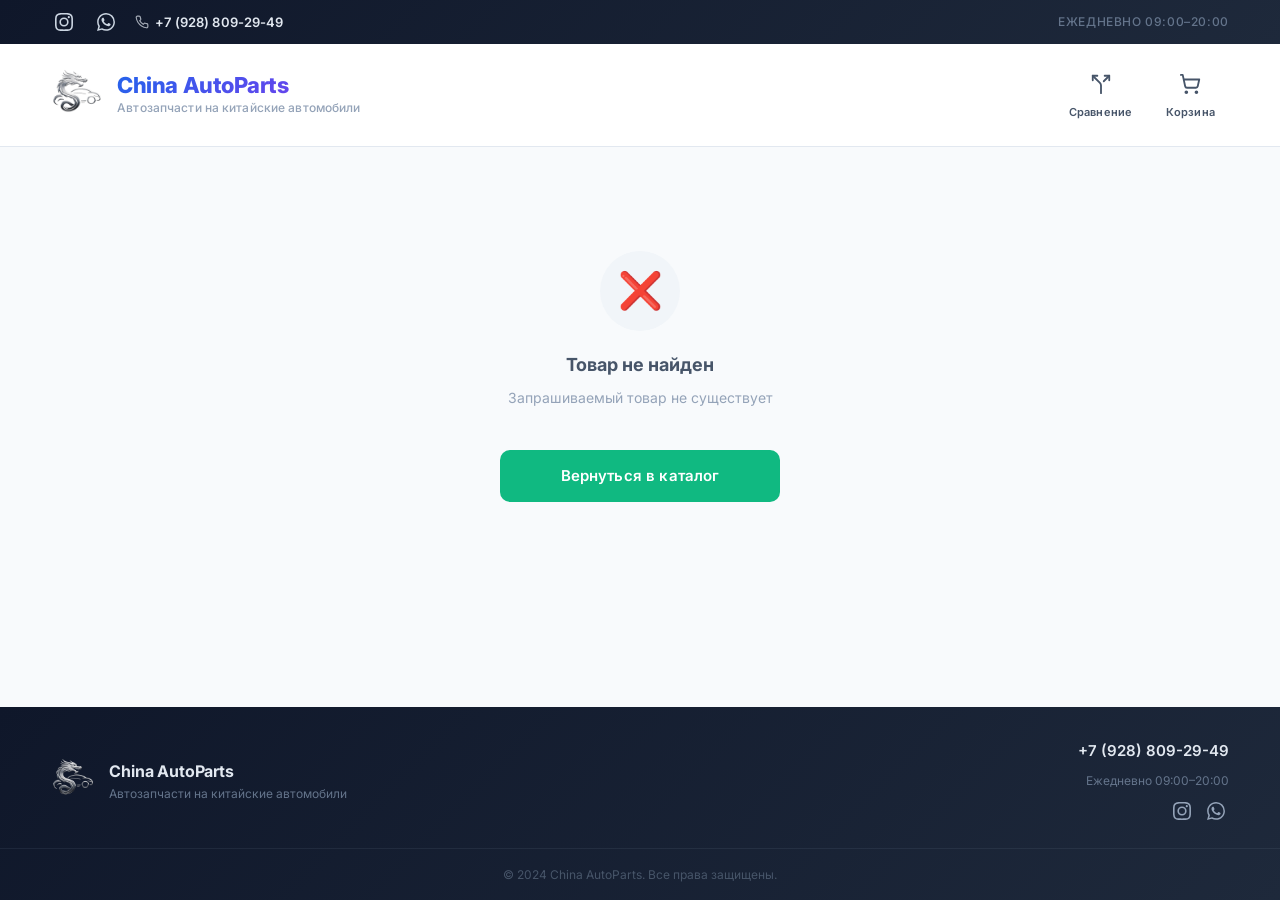
<file: product.html>
<!DOCTYPE html>
<html lang="ru">
<head>
    <meta charset="UTF-8">
    <meta name="viewport" content="width=device-width, initial-scale=1.0">
    <title>Товар — China AutoParts</title>
    <meta name="theme-color" content="#2563eb">
    <meta property="og:type" content="product">
    <meta property="og:locale" content="ru_RU">

    <link rel="icon" type="image/svg+xml" href="images/favicon.svg">
    <link rel="manifest" href="manifest.json">
    <link rel="preconnect" href="https://fonts.googleapis.com">
    <link rel="preconnect" href="https://fonts.gstatic.com" crossorigin>
    <link href="https://fonts.googleapis.com/css2?family=Inter:wght@400;500;600;700;800;900&display=swap" rel="stylesheet">
    <link rel="stylesheet" href="css/style.css">
</head>
<body>

<div class="top-bar">
    <div class="container top-bar-inner">
        <div class="top-bar-left">
            <a href="https://www.instagram.com/china_dag_motors?igsh=ZG82cXB0ZDJwdmo2"
               target="_blank" class="top-icon">
                <svg width="18" height="18" viewBox="0 0 24 24" fill="currentColor"><path d="M12 2.163c3.204 0 3.584.012 4.85.07 3.252.148 4.771 1.691 4.919 4.919.058 1.265.069 1.645.069 4.849 0 3.205-.012 3.584-.069 4.849-.149 3.225-1.664 4.771-4.919 4.919-1.266.058-1.644.07-4.85.07-3.204 0-3.584-.012-4.849-.07-3.26-.149-4.771-1.699-4.919-4.92-.058-1.265-.07-1.644-.07-4.849 0-3.204.013-3.583.07-4.849.149-3.227 1.664-4.771 4.919-4.919 1.266-.057 1.645-.069 4.849-.069zM12 0C8.741 0 8.333.014 7.053.072 2.695.272.273 2.69.073 7.052.014 8.333 0 8.741 0 12c0 3.259.014 3.668.072 4.948.2 4.358 2.618 6.78 6.98 6.98C8.333 23.986 8.741 24 12 24c3.259 0 3.668-.014 4.948-.072 4.354-.2 6.782-2.618 6.979-6.98.059-1.28.073-1.689.073-4.948 0-3.259-.014-3.667-.072-4.947-.196-4.354-2.617-6.78-6.979-6.98C15.668.014 15.259 0 12 0zm0 5.838a6.162 6.162 0 1 0 0 12.324 6.162 6.162 0 0 0 0-12.324zM12 16a4 4 0 1 1 0-8 4 4 0 0 1 0 8zm6.406-11.845a1.44 1.44 0 1 0 0 2.881 1.44 1.44 0 0 0 0-2.881z"/></svg>
            </a>
            <a href="https://wa.me/message/VURZ2TKA3WSGA1"
               target="_blank" class="top-icon">
                <svg width="18" height="18" viewBox="0 0 24 24" fill="currentColor"><path d="M17.472 14.382c-.297-.149-1.758-.867-2.03-.967-.273-.099-.471-.148-.67.15-.197.297-.767.966-.94 1.164-.173.199-.347.223-.644.075-.297-.15-1.255-.463-2.39-1.475-.883-.788-1.48-1.761-1.653-2.059-.173-.297-.018-.458.13-.606.134-.133.297-.347.446-.52.149-.174.198-.298.298-.497.099-.198.05-.371-.025-.52-.075-.149-.669-1.612-.916-2.207-.242-.579-.487-.5-.669-.51-.173-.008-.371-.01-.57-.01-.198 0-.52.074-.792.372-.272.297-1.04 1.016-1.04 2.479 0 1.462 1.065 2.875 1.213 3.074.149.198 2.096 3.2 5.077 4.487.709.306 1.262.489 1.694.625.712.227 1.36.195 1.871.118.571-.085 1.758-.719 2.006-1.413.248-.694.248-1.289.173-1.413-.074-.124-.272-.198-.57-.347m-5.421 7.403h-.004a9.87 9.87 0 0 1-5.031-1.378l-.361-.214-3.741.982.998-3.648-.235-.374a9.86 9.86 0 0 1-1.51-5.26c.001-5.45 4.436-9.884 9.888-9.884 2.64 0 5.122 1.03 6.988 2.898a9.825 9.825 0 0 1 2.893 6.994c-.003 5.45-4.437 9.884-9.885 9.884m8.413-18.297A11.815 11.815 0 0 0 12.05 0C5.495 0 .16 5.335.157 11.892c0 2.096.547 4.142 1.588 5.945L.057 24l6.305-1.654a11.882 11.882 0 0 0 5.683 1.448h.005c6.554 0 11.89-5.335 11.893-11.893a11.821 11.821 0 0 0-3.48-8.413Z"/></svg>
            </a>
            <a href="tel:+79288092949" class="top-phone">
                <svg width="14" height="14" viewBox="0 0 24 24" fill="none" stroke="currentColor" stroke-width="2" stroke-linecap="round" stroke-linejoin="round"><path d="M22 16.92v3a2 2 0 0 1-2.18 2 19.79 19.79 0 0 1-8.63-3.07 19.5 19.5 0 0 1-6-6 19.79 19.79 0 0 1-3.07-8.67A2 2 0 0 1 4.11 2h3a2 2 0 0 1 2 1.72 12.84 12.84 0 0 0 .7 2.81 2 2 0 0 1-.45 2.11L8.09 9.91a16 16 0 0 0 6 6l1.27-1.27a2 2 0 0 1 2.11-.45 12.84 12.84 0 0 0 2.81.7A2 2 0 0 1 22 16.92z"></path></svg>
                +7 (928) 809-29-49
            </a>
        </div>
        <div class="top-bar-right">
            Ежедневно 09:00–20:00
        </div>
    </div>
</div>

<header class="header">
    <div class="container header-inner">
        <a href="index.html" class="header-left">
            <div class="logo">
                <img src="images/logo.png" alt="China AutoParts">
            </div>
            <div class="header-text">
                <h1>China AutoParts</h1>
                <p>Автозапчасти на китайские автомобили</p>
            </div>
        </a>
        <div class="header-tools">
            <a href="compare.html" class="tool-item" id="compareBtn">
                <div class="tool-icon">
                    <svg width="22" height="22" viewBox="0 0 24 24" fill="none" stroke="currentColor" stroke-width="2" stroke-linecap="round" stroke-linejoin="round"><path d="M16 3h5v5"/><path d="M8 3H3v5"/><path d="M12 22v-8.3a4 4 0 0 0-1.172-2.872L3 3"/><path d="m15 9 6-6"/></svg>
                    <span class="tool-count"></span>
                </div>
                <span>Сравнение</span>
            </a>
            <a href="cart.html" class="tool-item" id="cartBtn">
                <div class="tool-icon">
                    <svg width="22" height="22" viewBox="0 0 24 24" fill="none" stroke="currentColor" stroke-width="2" stroke-linecap="round" stroke-linejoin="round"><circle cx="8" cy="21" r="1"/><circle cx="19" cy="21" r="1"/><path d="M2.05 2.05h2l2.66 12.42a2 2 0 0 0 2 1.58h9.78a2 2 0 0 0 1.95-1.57l1.65-7.43H5.12"/></svg>
                    <span class="tool-count"></span>
                </div>
                <span>Корзина</span>
            </a>
        </div>
    </div>
</header>

<section class="container page-section">

    <div id="product"></div>

    <div class="related-section" id="relatedSection" style="display:none;">
        <h2 class="section-title">Похожие товары</h2>
        <div class="related-grid" id="relatedGrid"></div>
    </div>

    <div class="recent-section" id="recentSection" style="display:none;">
        <h2 class="section-title">Недавно просмотренные</h2>
        <div class="recent-grid" id="recentGrid"></div>
    </div>

</section>

<footer class="footer">
    <div class="container footer-inner">
        <div class="footer-brand">
            <div class="footer-logo">
                <img src="images/logo.png" alt="China AutoParts">
            </div>
            <div>
                <h3>China AutoParts</h3>
                <p>Автозапчасти на китайские автомобили</p>
            </div>
        </div>
        <div class="footer-contacts">
            <a href="tel:+79288092949" class="footer-phone">+7 (928) 809-29-49</a>
            <p class="footer-hours">Ежедневно 09:00–20:00</p>
            <div class="footer-socials">
                <a href="https://www.instagram.com/china_dag_motors?igsh=ZG82cXB0ZDJwdmo2" target="_blank" class="top-icon">
                    <svg width="18" height="18" viewBox="0 0 24 24" fill="currentColor"><path d="M12 2.163c3.204 0 3.584.012 4.85.07 3.252.148 4.771 1.691 4.919 4.919.058 1.265.069 1.645.069 4.849 0 3.205-.012 3.584-.069 4.849-.149 3.225-1.664 4.771-4.919 4.919-1.266.058-1.644.07-4.85.07-3.204 0-3.584-.012-4.849-.07-3.26-.149-4.771-1.699-4.919-4.92-.058-1.265-.07-1.644-.07-4.849 0-3.204.013-3.583.07-4.849.149-3.227 1.664-4.771 4.919-4.919 1.266-.057 1.645-.069 4.849-.069zM12 0C8.741 0 8.333.014 7.053.072 2.695.272.273 2.69.073 7.052.014 8.333 0 8.741 0 12c0 3.259.014 3.668.072 4.948.2 4.358 2.618 6.78 6.98 6.98C8.333 23.986 8.741 24 12 24c3.259 0 3.668-.014 4.948-.072 4.354-.2 6.782-2.618 6.979-6.98.059-1.28.073-1.689.073-4.948 0-3.259-.014-3.667-.072-4.947-.196-4.354-2.617-6.78-6.979-6.98C15.668.014 15.259 0 12 0zm0 5.838a6.162 6.162 0 1 0 0 12.324 6.162 6.162 0 0 0 0-12.324zM12 16a4 4 0 1 1 0-8 4 4 0 0 1 0 8zm6.406-11.845a1.44 1.44 0 1 0 0 2.881 1.44 1.44 0 0 0 0-2.881z"/></svg>
                </a>
                <a href="https://wa.me/message/VURZ2TKA3WSGA1" target="_blank" class="top-icon">
                    <svg width="18" height="18" viewBox="0 0 24 24" fill="currentColor"><path d="M17.472 14.382c-.297-.149-1.758-.867-2.03-.967-.273-.099-.471-.148-.67.15-.197.297-.767.966-.94 1.164-.173.199-.347.223-.644.075-.297-.15-1.255-.463-2.39-1.475-.883-.788-1.48-1.761-1.653-2.059-.173-.297-.018-.458.13-.606.134-.133.297-.347.446-.52.149-.174.198-.298.298-.497.099-.198.05-.371-.025-.52-.075-.149-.669-1.612-.916-2.207-.242-.579-.487-.5-.669-.51-.173-.008-.371-.01-.57-.01-.198 0-.52.074-.792.372-.272.297-1.04 1.016-1.04 2.479 0 1.462 1.065 2.875 1.213 3.074.149.198 2.096 3.2 5.077 4.487.709.306 1.262.489 1.694.625.712.227 1.36.195 1.871.118.571-.085 1.758-.719 2.006-1.413.248-.694.248-1.289.173-1.413-.074-.124-.272-.198-.57-.347m-5.421 7.403h-.004a9.87 9.87 0 0 1-5.031-1.378l-.361-.214-3.741.982.998-3.648-.235-.374a9.86 9.86 0 0 1-1.51-5.26c.001-5.45 4.436-9.884 9.888-9.884 2.64 0 5.122 1.03 6.988 2.898a9.825 9.825 0 0 1 2.893 6.994c-.003 5.45-4.437 9.884-9.885 9.884m8.413-18.297A11.815 11.815 0 0 0 12.05 0C5.495 0 .16 5.335.157 11.892c0 2.096.547 4.142 1.588 5.945L.057 24l6.305-1.654a11.882 11.882 0 0 0 5.683 1.448h.005c6.554 0 11.89-5.335 11.893-11.893a11.821 11.821 0 0 0-3.48-8.413Z"/></svg>
                </a>
            </div>
        </div>
    </div>
    <div class="footer-bottom">
        <div class="container">
            <p>&copy; 2024 China AutoParts. Все права защищены.</p>
        </div>
    </div>
</footer>

<script src="js/common.js"></script>
<script src="js/product.js"></script>
</body>
</html>
</file>
<file: css/style.css>
/* ============================================
   China AutoParts — Modern Design System
   ============================================ */

:root {
    --primary:#2563eb;
    --primary-hover:#1d4ed8;
    --primary-light:#eff6ff;
    --primary-glow:rgba(37,99,235,.12);
    --accent:#f59e0b;
    --accent-light:#fffbeb;
    --bg:#f8fafc;
    --bg-subtle:#f1f5f9;
    --card:#ffffff;
    --text:#0f172a;
    --text-secondary:#475569;
    --muted:#94a3b8;
    --border:#e2e8f0;
    --border-light:#f1f5f9;
    --shadow-sm:0 1px 3px rgba(0,0,0,.06);
    --shadow:0 4px 24px rgba(0,0,0,.06);
    --shadow-lg:0 20px 60px rgba(0,0,0,.08);
    --shadow-glow:0 0 0 4px var(--primary-glow);
    --radius:14px;
    --radius-lg:20px;
    --radius-sm:10px;
    --transition:all .25s cubic-bezier(.4,0,.2,1);
    --danger:#ef4444;
    --danger-hover:#dc2626;
    --success:#10b981;
    --gradient-primary:linear-gradient(135deg,#2563eb 0%,#7c3aed 100%);
    --gradient-dark:linear-gradient(135deg,#0f172a 0%,#1e293b 100%);
    --gradient-warm:linear-gradient(135deg,#f59e0b 0%,#ef4444 100%);
}

*, *::before, *::after {
    margin:0;
    padding:0;
    box-sizing:border-box;
}

html {
    scroll-behavior:smooth;
}

body {
    font-family:'Inter',system-ui,-apple-system,BlinkMacSystemFont,'Segoe UI',Roboto,sans-serif;
    background:var(--bg);
    color:var(--text);
    line-height:1.6;
    -webkit-font-smoothing:antialiased;
    -moz-osx-font-smoothing:grayscale;
    min-height:100vh;
    display:flex;
    flex-direction:column;
}

a {
    color:inherit;
    text-decoration:none;
}

/* ============================================
   ANIMATIONS
   ============================================ */

@keyframes fadeInUp {
    from { opacity:0; transform:translateY(20px); }
    to { opacity:1; transform:translateY(0); }
}

@keyframes fadeIn {
    from { opacity:0; }
    to { opacity:1; }
}

@keyframes scaleIn {
    from { opacity:0; transform:scale(.95); }
    to { opacity:1; transform:scale(1); }
}

@keyframes slideDown {
    from { opacity:0; transform:translateY(-10px); }
    to { opacity:1; transform:translateY(0); }
}

@keyframes pulse {
    0%, 100% { transform:scale(1); }
    50% { transform:scale(1.05); }
}

@keyframes shimmer {
    0% { background-position:-200% 0; }
    100% { background-position:200% 0; }
}

/* ============================================
   TOP BAR
   ============================================ */

.top-bar {
    background:var(--gradient-dark);
    color:#cbd5e1;
    font-size:13px;
    letter-spacing:.01em;
    position:relative;
    z-index:20;
}

.top-bar-inner {
    height:44px;
    display:flex;
    justify-content:space-between;
    align-items:center;
}

.top-bar-left {
    display:flex;
    align-items:center;
    gap:16px;
}

.top-bar-right {
    color:#64748b;
    font-size:12px;
    font-weight:500;
    text-transform:uppercase;
    letter-spacing:.05em;
}

.top-icon {
    display:flex;
    align-items:center;
    justify-content:center;
    transition:var(--transition);
    border-radius:8px;
    padding:4px;
}

.top-icon:hover {
    transform:translateY(-1px);
}

.top-icon img {
    width:20px;
    height:20px;
    opacity:.8;
    transition:var(--transition);
}

.top-icon:hover img {
    opacity:1;
    filter:brightness(1.2);
}

.top-phone {
    color:#e2e8f0;
    text-decoration:none;
    font-weight:600;
    font-size:13px;
    display:flex;
    align-items:center;
    gap:6px;
    transition:var(--transition);
}

.top-phone svg {
    opacity:.7;
}

.top-phone:hover {
    color:#60a5fa;
}

/* ============================================
   HEADER
   ============================================ */

.header {
    background:rgba(255,255,255,.92);
    backdrop-filter:blur(20px) saturate(180%);
    -webkit-backdrop-filter:blur(20px) saturate(180%);
    color:var(--text);
    padding:16px 0;
    position:sticky;
    top:0;
    z-index:10;
    border-bottom:1px solid var(--border);
    transition:var(--transition);
    animation:slideDown .4s ease;
}

.header-inner {
    display:flex;
    align-items:center;
    justify-content:space-between;
    gap:24px;
}

.header-left {
    display:flex;
    align-items:center;
    gap:14px;
    text-decoration:none;
    color:inherit;
    transition:var(--transition);
}

.header-left:hover {
    opacity:.85;
}

.logo img {
    width:52px;
    height:52px;
    object-fit:contain;
    border-radius:var(--radius-sm);
    transition:var(--transition);
}

.header-left:hover .logo img {
    transform:scale(1.05);
}

.header-text h1 {
    font-size:22px;
    font-weight:800;
    letter-spacing:-.02em;
    line-height:1.2;
    background:var(--gradient-primary);
    -webkit-background-clip:text;
    -webkit-text-fill-color:transparent;
    background-clip:text;
}

.header-text p {
    font-size:12px;
    color:var(--muted);
    font-weight:500;
    letter-spacing:.01em;
}

/* ============================================
   HEADER TOOLS (cart & compare buttons)
   ============================================ */

.header-tools {
    display:flex;
    align-items:center;
    gap:6px;
}

.tool-item {
    display:flex;
    flex-direction:column;
    align-items:center;
    justify-content:center;
    padding:8px 14px;
    border-radius:var(--radius-sm);
    cursor:pointer;
    color:var(--text-secondary);
    text-decoration:none;
    transition:var(--transition);
    position:relative;
    min-width:64px;
}

.tool-item:hover {
    color:var(--primary);
    background:var(--primary-light);
}

.tool-item.active-page {
    color:var(--primary);
    background:var(--primary-light);
}

.tool-item span:last-child {
    font-size:11px;
    font-weight:600;
    letter-spacing:.01em;
    margin-top:4px;
}

.tool-icon {
    position:relative;
    width:32px;
    height:32px;
    display:flex;
    justify-content:center;
    align-items:center;
}

.tool-icon svg {
    transition:var(--transition);
}

.tool-item:hover .tool-icon svg {
    transform:scale(1.12);
}

/* Badge / counter */
.tool-count {
    position:absolute;
    top:-6px;
    right:-10px;
    min-width:18px;
    height:18px;
    padding:0 5px;
    border-radius:20px;
    background:var(--danger);
    color:#fff;
    display:flex;
    align-items:center;
    justify-content:center;
    font-size:10px;
    font-weight:700;
    line-height:1;
    box-shadow:0 2px 8px rgba(239,68,68,.35);
    animation:scaleIn .2s ease;
}

.tool-count.large {
    min-width:22px;
    padding:0 6px;
    font-size:10px;
}

.tool-count:empty {
    display:none;
}

/* ============================================
   CONTAINER
   ============================================ */

.container {
    width:92%;
    max-width:1280px;
    margin:auto;
}

/* ============================================
   HERO SECTION
   ============================================ */

.hero {
    margin:32px 0 16px;
    background:var(--gradient-primary);
    background-image:radial-gradient(ellipse at top right, rgba(124,58,237,.35) 0%, transparent 55%),
                     radial-gradient(ellipse at bottom left, rgba(255,255,255,.15) 0%, transparent 55%),
                     var(--gradient-primary);
    border-radius:var(--radius-lg);
    padding:56px 48px;
    position:relative;
    overflow:hidden;
    box-shadow:0 20px 60px rgba(37,99,235,.25);
    animation:fadeInUp .5s ease;
}

.hero::after {
    content:'';
    position:absolute;
    top:-40%;
    right:-10%;
    width:480px;
    height:480px;
    border-radius:50%;
    background:radial-gradient(circle, rgba(255,255,255,.18) 0%, transparent 60%);
    pointer-events:none;
}

.hero-content {
    position:relative;
    z-index:1;
    max-width:620px;
}

.hero-title {
    font-size:38px;
    font-weight:900;
    color:#fff;
    letter-spacing:-.02em;
    line-height:1.15;
    margin-bottom:16px;
}

.hero-subtitle {
    font-size:16px;
    color:rgba(255,255,255,.85);
    line-height:1.6;
    margin-bottom:28px;
    max-width:520px;
}

.hero-actions {
    display:flex;
    gap:12px;
    flex-wrap:wrap;
}

.btn-hero {
    background:#fff;
    color:var(--primary);
    width:auto;
    padding:14px 28px;
    border-radius:12px;
    box-shadow:0 8px 24px rgba(0,0,0,.15);
}

.btn-hero:hover {
    transform:translateY(-2px);
    box-shadow:0 12px 32px rgba(0,0,0,.2);
    color:var(--primary-hover);
}

.btn-hero-outline {
    background:rgba(255,255,255,.12);
    color:#fff;
    width:auto;
    padding:14px 28px;
    border-radius:12px;
    border:1.5px solid rgba(255,255,255,.4);
    backdrop-filter:blur(8px);
}

.btn-hero-outline:hover {
    background:rgba(255,255,255,.2);
    border-color:rgba(255,255,255,.6);
    box-shadow:none;
}

/* ============================================
   SECTION HEADER
   ============================================ */

.section-header {
    padding:32px 0 20px;
    animation:fadeInUp .5s ease .05s both;
}

.section-title {
    font-size:30px;
    font-weight:800;
    letter-spacing:-.02em;
    line-height:1.2;
}

.section-subtitle {
    font-size:14px;
    color:var(--muted);
    margin-top:6px;
}

/* ============================================
   CATEGORIES
   ============================================ */

.categories {
    display:grid;
    grid-template-columns:repeat(auto-fill, minmax(150px, 1fr));
    gap:12px;
    margin-bottom:8px;
}

.category-card {
    display:flex;
    flex-direction:column;
    align-items:center;
    justify-content:center;
    gap:10px;
    padding:20px 12px;
    background:var(--card);
    border:1.5px solid var(--border);
    border-radius:var(--radius);
    cursor:pointer;
    transition:var(--transition);
    position:relative;
    font-family:inherit;
}

.category-card:hover {
    border-color:var(--primary);
    background:var(--primary-light);
    transform:translateY(-3px);
    box-shadow:0 8px 24px var(--primary-glow);
}

.category-card.active {
    border-color:var(--primary);
    background:var(--primary-light);
    box-shadow:0 8px 24px var(--primary-glow);
}

.category-card .category-icon {
    width:56px;
    height:56px;
    border-radius:var(--radius-sm);
    background:var(--bg);
    display:flex;
    align-items:center;
    justify-content:center;
    color:var(--muted);
    transition:var(--transition);
}

.category-card:hover .category-icon,
.category-card.active .category-icon {
    background:var(--card);
    color:var(--primary);
}

.category-name {
    font-size:13px;
    font-weight:600;
    color:var(--text);
    text-align:center;
    line-height:1.2;
}

.category-count {
    position:absolute;
    top:10px;
    right:10px;
    min-width:22px;
    height:22px;
    padding:0 6px;
    border-radius:20px;
    background:var(--bg-subtle);
    color:var(--muted);
    font-size:11px;
    font-weight:700;
    display:flex;
    align-items:center;
    justify-content:center;
    transition:var(--transition);
}

.category-card:hover .category-count,
.category-card.active .category-count {
    background:var(--primary);
    color:#fff;
}

.category-card .category-count:empty {
    background:transparent;
}

/* ============================================
   FILTERS
   ============================================ */

.filters {
    position:relative;
    z-index:5;
    margin:28px 0 20px;
    display:flex;
    align-items:center;
    flex-wrap:wrap;
    gap:12px;
    background:var(--card);
    padding:10px 14px;
    border-radius:var(--radius);
    box-shadow:var(--shadow-sm);
    border:1px solid var(--border);
    animation:fadeInUp .5s ease .1s both;
}

.filter-icon {
    color:var(--muted);
    display:flex;
    align-items:center;
    padding-left:4px;
}

.filters input,
.filters select {
    height:42px;
    border:1.5px solid var(--border);
    border-radius:var(--radius-sm);
    padding:0 14px;
    font-size:14px;
    font-family:inherit;
    background:var(--bg);
    color:var(--text);
    transition:var(--transition);
    outline:none;
}

.filters input {
    flex:1;
    min-width:220px;
}

.filters select {
    min-width:160px;
    cursor:pointer;
    appearance:none;
    background-image:url("data:image/svg+xml,%3Csvg xmlns='http://www.w3.org/2000/svg' width='12' height='12' viewBox='0 0 24 24' fill='none' stroke='%2394a3b8' stroke-width='2.5' stroke-linecap='round' stroke-linejoin='round'%3E%3Cpath d='m6 9 6 6 6-6'/%3E%3C/svg%3E");
    background-repeat:no-repeat;
    background-position:right 12px center;
    padding-right:32px;
}

.filters input::placeholder {
    color:var(--muted);
}

.filters input:focus,
.filters select:focus {
    border-color:var(--primary);
    box-shadow:var(--shadow-glow);
    background:var(--card);
}

/* ============================================
   CATALOG GRID
   ============================================ */

.catalog {
    display:grid;
    grid-template-columns:repeat(auto-fill,minmax(280px,1fr));
    gap:20px;
    padding-bottom:60px;
}

/* ============================================
   CARD
   ============================================ */

.card {
    background:var(--card);
    border-radius:var(--radius-lg);
    overflow:visible;
    box-shadow:var(--shadow-sm);
    transition:var(--transition);
    display:flex;
    flex-direction:column;
    border:1px solid var(--border);
    animation:fadeInUp .5s ease both;
    position:relative;
    z-index:0;
}

.card:hover {
    transform:translateY(-6px);
    box-shadow:var(--shadow-lg);
    border-color:transparent;
}

.card-media {
    position:relative;
    z-index:1;
    transition:var(--transition);
    border-radius:var(--radius-lg);
    overflow:hidden;
}

.card:hover .card-media {
    transform:scale(1.08);
    z-index:3;
    overflow:visible;
}

.card img {
    width:100%;
    height:220px;
    object-fit:cover;
    background:var(--bg-subtle);
    border-radius:var(--radius-lg);
    display:block;
    transition:var(--transition);
}

.card-content {
    padding:20px;
    display:flex;
    flex-direction:column;
    flex:1;
    gap:6px;
}

.card-content h3 {
    font-size:16px;
    font-weight:700;
    letter-spacing:-.01em;
    line-height:1.3;
    margin-bottom:4px;
}

.card-content p {
    color:var(--text-secondary);
    font-size:13px;
    line-height:1.4;
}

.card-content p strong {
    color:var(--text);
    font-weight:600;
}

/* Stock badge */
.badge-stock {
    display:inline-flex;
    align-items:center;
    gap:4px;
    font-size:12px;
    font-weight:600;
    padding:3px 10px;
    border-radius:20px;
    margin-top:4px;
    width:fit-content;
}

.badge-stock.in-stock {
    background:#ecfdf5;
    color:#059669;
}

.badge-stock.low-stock {
    background:#fffbeb;
    color:#d97706;
}

.badge-stock::before {
    content:'';
    width:6px;
    height:6px;
    border-radius:50%;
    background:currentColor;
}

/* ============================================
   PRICE
   ============================================ */

.price {
    margin-top:auto;
    font-size:22px;
    font-weight:800;
    color:var(--text);
    letter-spacing:-.02em;
}

.price .currency {
    font-size:16px;
    font-weight:600;
    color:var(--text-secondary);
    margin-left:2px;
}

/* ============================================
   CARD BOTTOM (price + actions)
   ============================================ */

.card-bottom {
    margin-top:auto;
    display:flex;
    justify-content:space-between;
    align-items:flex-end;
    gap:12px;
    padding-top:8px;
}

.card-icons {
    display:flex;
    align-items:center;
    gap:8px;
    flex-shrink:0;
}

/* Card action icons */
.card-icons img,
.card-icon {
    width:40px;
    height:40px;
    padding:0;
    object-fit:contain;
    border-radius:var(--radius-sm);
    cursor:pointer;
    transition:var(--transition);
    background:var(--bg);
    border:1.5px solid var(--border);
    display:flex;
    align-items:center;
    justify-content:center;
}

.card-icons img:hover,
.card-icon:hover {
    transform:translateY(-2px) scale(1.06);
    border-color:var(--primary);
    background:var(--primary-light);
    box-shadow:0 4px 12px var(--primary-glow);
}

.card-icons img:active,
.card-icon:active {
    transform:scale(.94);
}

/* Cart action button */
.cart-action {
    background:var(--gradient-primary) !important;
    border:none !important;
    color:#fff;
}

.cart-action:hover {
    box-shadow:0 4px 16px rgba(37,99,235,.35) !important;
    border-color:transparent !important;
}

/* Compare action */
.card-icon.compare-action {
    background:var(--bg);
    border:1.5px solid var(--border);
}

.card-icon.compare-action img {
    width:18px;
    height:18px;
    padding:0;
    background:none;
    border:none;
    box-shadow:none;
    opacity:.5;
    transition:var(--transition);
}

.card-icon.compare-action:hover img {
    opacity:1;
    filter:brightness(0) saturate(100%) invert(29%) sepia(98%) saturate(2556%) hue-rotate(208deg) brightness(97%) contrast(101%);
}

.card-icon.compare-action.active {
    background:var(--danger);
    border-color:var(--danger);
}

.card-icon.compare-action.active img {
    opacity:1;
    filter:brightness(0) invert(1);
}

/* ============================================
   QUANTITY BOX
   ============================================ */

.qty-box {
    display:flex;
    align-items:center;
    justify-content:center;
    gap:6px;
    background:var(--bg);
    border-radius:var(--radius-sm);
    height:40px;
    padding:0 4px;
    border:1.5px solid var(--border);
}

.qty-btn {
    width:30px;
    height:30px;
    border:none;
    border-radius:8px;
    cursor:pointer;
    background:var(--card);
    font-size:16px;
    font-weight:600;
    color:var(--text);
    transition:var(--transition);
    display:flex;
    align-items:center;
    justify-content:center;
    font-family:inherit;
}

.qty-btn:hover {
    background:var(--primary);
    color:#fff;
    transform:scale(1.08);
}

.qty-btn:active {
    transform:scale(.95);
}

.qty-value {
    min-width:24px;
    text-align:center;
    font-size:15px;
    font-weight:700;
    color:var(--text);
}

/* ============================================
   BUTTONS
   ============================================ */

.btn {
    margin-top:14px;
    display:inline-flex;
    align-items:center;
    justify-content:center;
    gap:8px;
    width:100%;
    text-align:center;
    background:var(--gradient-primary);
    color:white;
    text-decoration:none;
    padding:13px 20px;
    border-radius:var(--radius-sm);
    font-weight:600;
    font-size:14px;
    font-family:inherit;
    border:none;
    cursor:pointer;
    transition:var(--transition);
    letter-spacing:.01em;
}

.btn:hover {
    transform:translateY(-2px);
    box-shadow:0 8px 24px rgba(37,99,235,.3);
}

.btn:active {
    transform:translateY(0);
}

.btn-danger {
    background:var(--danger);
    margin-top:8px;
    padding:10px 16px;
    font-size:13px;
}

.btn-danger:hover {
    background:var(--danger-hover);
    box-shadow:0 6px 20px rgba(239,68,68,.25);
}

.btn-outline {
    background:transparent;
    color:var(--primary);
    border:1.5px solid var(--primary);
}

.btn-outline:hover {
    background:var(--primary-light);
    box-shadow:none;
}

.btn-order {
    background:var(--success);
    font-size:15px;
    padding:14px 24px;
}

.btn-order:hover {
    box-shadow:0 8px 24px rgba(16,185,129,.3);
}

/* ============================================
   PRODUCT PAGE
   ============================================ */

.product-page {
    display:grid;
    grid-template-columns:1fr 1fr;
    gap:36px;
    padding:20px 0 60px;
    animation:fadeIn .4s ease;
}

.gallery {
    display:flex;
    flex-direction:column;
    gap:12px;
}

.gallery-image {
    width:100%;
    aspect-ratio:4/3;
    object-fit:cover;
    border-radius:var(--radius);
    border:1px solid var(--border);
    background:var(--bg-subtle);
    transition:var(--transition);
}

.gallery-image:hover {
    transform:scale(1.02);
    box-shadow:var(--shadow-lg);
}

.product-info {
    background:var(--card);
    padding:32px;
    border-radius:var(--radius-lg);
    box-shadow:var(--shadow);
    border:1px solid var(--border);
    display:flex;
    flex-direction:column;
    gap:12px;
    animation:fadeInUp .5s ease .1s both;
}

.product-info h1 {
    font-size:28px;
    font-weight:800;
    letter-spacing:-.02em;
    line-height:1.2;
}

.product-info .product-meta {
    display:flex;
    flex-wrap:wrap;
    gap:8px;
    margin:4px 0;
}

.product-meta-item {
    display:inline-flex;
    align-items:center;
    gap:6px;
    padding:6px 12px;
    background:var(--bg);
    border-radius:var(--radius-sm);
    font-size:13px;
    font-weight:500;
    color:var(--text-secondary);
    border:1px solid var(--border-light);
}

.product-meta-item strong {
    color:var(--text);
    font-weight:600;
}

.product-description {
    color:var(--text-secondary);
    font-size:14px;
    line-height:1.7;
    padding:12px 0;
    border-top:1px solid var(--border-light);
    border-bottom:1px solid var(--border-light);
}

.product-price {
    font-size:36px;
    font-weight:900;
    color:var(--text);
    letter-spacing:-.03em;
    margin-top:8px;
}

.product-price .currency {
    font-size:20px;
    font-weight:600;
    color:var(--text-secondary);
}

/* Back link */
.back-link {
    display:inline-flex;
    align-items:center;
    gap:6px;
    color:var(--text-secondary);
    text-decoration:none;
    font-size:14px;
    font-weight:500;
    padding:8px 14px;
    border-radius:var(--radius-sm);
    transition:var(--transition);
}

.back-link:hover {
    color:var(--primary);
    background:var(--primary-light);
}

.back-link svg {
    transition:var(--transition);
}

.back-link:hover svg {
    transform:translateX(-3px);
}

/* ============================================
   EMPTY STATE
   ============================================ */

.empty {
    text-align:center;
    padding:80px 40px;
    color:var(--muted);
    animation:fadeIn .5s ease;
}

.empty-icon {
    width:80px;
    height:80px;
    margin:0 auto 20px;
    background:var(--bg-subtle);
    border-radius:50%;
    display:flex;
    align-items:center;
    justify-content:center;
    font-size:36px;
}

.empty h3 {
    font-size:18px;
    font-weight:700;
    color:var(--text-secondary);
    margin-bottom:8px;
}

.empty p {
    font-size:14px;
    color:var(--muted);
    margin-bottom:20px;
}

/* ============================================
   PAGE LAYOUT (cart / compare)
   ============================================ */

.page-section {
    padding:24px 0 60px;
    flex:1;
}

.page-top {
    display:flex;
    align-items:center;
    justify-content:space-between;
    gap:16px;
    margin-bottom:28px;
    animation:fadeInUp .4s ease;
}

.page-top h2 {
    font-size:28px;
    font-weight:800;
    letter-spacing:-.02em;
}

.page-list {
    display:grid;
    grid-template-columns:repeat(auto-fill,minmax(300px,1fr));
    gap:20px;
}

/* Page card (cart/compare items) */
.page-card {
    background:var(--card);
    border-radius:var(--radius-lg);
    overflow:hidden;
    border:1px solid var(--border);
    box-shadow:var(--shadow-sm);
    transition:var(--transition);
    animation:fadeInUp .5s ease both;
}

.page-card:hover {
    box-shadow:var(--shadow);
    transform:translateY(-3px);
}

.page-card img {
    width:100%;
    height:200px;
    object-fit:cover;
    background:var(--bg-subtle);
    border-radius:var(--radius-lg);
    transition:transform .4s cubic-bezier(.4,0,.2,1);
}

.page-card:hover img {
    transform:scale(1.03);
}

.page-card-body {
    padding:20px;
    display:flex;
    flex-direction:column;
    gap:6px;
}

.page-card-body h3 {
    font-size:17px;
    font-weight:700;
    letter-spacing:-.01em;
}

.page-card-body p {
    color:var(--text-secondary);
    font-size:13px;
}

.page-card-footer {
    display:flex;
    align-items:center;
    justify-content:space-between;
    gap:12px;
    margin-top:12px;
    padding-top:12px;
    border-top:1px solid var(--border-light);
}

/* ============================================
   CART SUMMARY
   ============================================ */

.cart-summary {
    margin-top:28px;
    animation:fadeInUp .4s ease .2s both;
}

.cart-summary-inner {
    background:var(--card);
    border-radius:var(--radius-lg);
    padding:28px 32px;
    border:1px solid var(--border);
    box-shadow:var(--shadow);
    display:flex;
    flex-direction:column;
    gap:16px;
    max-width:480px;
    margin-left:auto;
}

.cart-summary-row {
    display:flex;
    justify-content:space-between;
    align-items:center;
    font-size:15px;
    color:var(--text-secondary);
}

.cart-summary-total {
    font-size:24px;
    font-weight:800;
    color:var(--text);
    letter-spacing:-.02em;
    padding-top:12px;
    border-top:1.5px solid var(--border);
}

/* ============================================
   FOOTER
   ============================================ */

.footer {
    background:var(--gradient-dark);
    color:#94a3b8;
    margin-top:auto;
}

.footer-inner {
    display:flex;
    justify-content:space-between;
    align-items:center;
    gap:24px;
    padding:32px 0 24px;
    flex-wrap:wrap;
}

.footer-brand {
    display:flex;
    align-items:center;
    gap:14px;
}

.footer-logo img {
    width:44px;
    height:44px;
    object-fit:contain;
    border-radius:var(--radius-sm);
    opacity:.9;
}

.footer-brand h3 {
    font-size:16px;
    font-weight:700;
    color:#e2e8f0;
    letter-spacing:-.01em;
}

.footer-brand p {
    font-size:12px;
    color:#64748b;
}

.footer-contacts {
    display:flex;
    flex-direction:column;
    align-items:flex-end;
    gap:8px;
}

.footer-phone {
    color:#e2e8f0;
    font-weight:600;
    font-size:15px;
    transition:var(--transition);
}

.footer-phone:hover {
    color:#60a5fa;
}

.footer-hours {
    font-size:12px;
    color:#64748b;
}

.footer-address {
    font-size:12px;
    color:#94a3b8;
    text-align:right;
}

.footer-socials {
    display:flex;
    gap:8px;
}

.footer-bottom {
    border-top:1px solid rgba(148,163,184,.1);
    padding:16px 0;
}

.footer-bottom p {
    font-size:12px;
    color:#475569;
    text-align:center;
}

/* ============================================
   RESPONSIVE
   ============================================ */

@media (max-width:900px) {
    .product-page {
        grid-template-columns:1fr;
        gap:24px;
    }

    .header-inner {
        flex-direction:column;
        gap:12px;
    }

    .header-tools {
        gap:4px;
    }

    .filters {
        flex-direction:column;
        align-items:stretch;
    }

    .filter-icon {
        display:none;
    }

    .filters input,
    .filters select {
        width:100%;
        min-width:0;
    }

    .page-top {
        flex-direction:column;
        align-items:flex-start;
        gap:8px;
    }

    .footer-inner {
        flex-direction:column;
        align-items:center;
        text-align:center;
    }

    .footer-contacts {
        align-items:center;
    }

    .footer-address {
        text-align:center;
    }

    .cart-summary-inner {
        max-width:100%;
        margin-left:0;
    }

    .top-bar-right {
        display:none;
    }

    .catalog {
        grid-template-columns:repeat(auto-fill,minmax(250px,1fr));
    }

    .page-list {
        grid-template-columns:1fr;
    }
}

@media (max-width:600px) {
    .hero {
        padding:36px 24px;
        margin-top:20px;
    }

    .hero-title {
        font-size:26px;
    }

    .hero-subtitle {
        font-size:14px;
    }

    .hero-actions {
        flex-direction:column;
    }

    .btn-hero,
    .btn-hero-outline {
        width:100%;
        text-align:center;
        justify-content:center;
    }

    .section-title {
        font-size:24px;
    }

    .categories {
        grid-template-columns:repeat(2, 1fr);
    }

    .header-text h1 {
        font-size:18px;
    }

    .logo img {
        width:42px;
        height:42px;
    }

    .tool-item {
        padding:6px 10px;
        min-width:56px;
    }

    .tool-item span:last-child {
        font-size:10px;
    }

    .card img {
        height:180px;
    }

    .product-info {
        padding:24px;
    }

    .product-info h1 {
        font-size:22px;
    }

    .product-price {
        font-size:28px;
    }

    .catalog {
        grid-template-columns:1fr;
        gap:16px;
    }

    .card-bottom {
        flex-direction:column;
        align-items:flex-start;
    }

    .card-icons {
        width:100%;
    }

    .card-icons img,
    .card-icon {
        flex:1;
    }
}

/* ============================================
   TOASTS
   ============================================ */

.toast-wrap {
    position:fixed;
    top:20px;
    right:20px;
    z-index:1000;
    display:flex;
    flex-direction:column;
    gap:10px;
    pointer-events:none;
}

.toast {
    display:flex;
    align-items:center;
    gap:10px;
    background:var(--card);
    border:1px solid var(--border);
    border-radius:var(--radius-sm);
    padding:12px 16px;
    font-size:14px;
    font-weight:500;
    color:var(--text);
    box-shadow:var(--shadow-lg);
    transform:translateX(120%);
    opacity:0;
    transition:transform .3s cubic-bezier(.4,0,.2,1), opacity .3s ease;
    max-width:340px;
    pointer-events:auto;
}
.toast.show {
    transform:translateX(0);
    opacity:1;
}

.toast-icon {
    display:flex;
    align-items:center;
    justify-content:center;
    flex-shrink:0;
}

.toast-success .toast-icon { color:var(--success); }
.toast-success { border-left:4px solid var(--success); }

.toast-info .toast-icon { color:var(--primary); }
.toast-info { border-left:4px solid var(--primary); }

.toast-error .toast-icon { color:var(--danger); }
.toast-error { border-left:4px solid var(--danger); }

/* ============================================
   MODAL (заказ)
   ============================================ */

.modal-overlay {
    position:fixed;
    inset:0;
    background:rgba(15,23,42,.6);
    backdrop-filter:blur(6px);
    display:flex;
    align-items:center;
    justify-content:center;
    padding:20px;
    z-index:500;
    opacity:0;
    transition:opacity .25s ease;
}
.modal-overlay.show {
    opacity:1;
}

.modal {
    background:var(--card);
    border-radius:var(--radius-lg);
    padding:36px 32px;
    max-width:460px;
    width:100%;
    position:relative;
    box-shadow:var(--shadow-lg);
    transform:translateY(20px) scale(.97);
    transition:transform .25s cubic-bezier(.4,0,.2,1);
}

.modal-overlay.show .modal {
    transform:translateY(0) scale(1);
}

.modal-close {
    position:absolute;
    top:14px;
    right:14px;
    width:34px;
    height:34px;
    border-radius:10px;
    border:none;
    background:var(--bg);
    color:var(--text-secondary);
    cursor:pointer;
    display:flex;
    align-items:center;
    justify-content:center;
    transition:var(--transition);
}
.modal-close:hover {
    background:var(--danger);
    color:#fff;
}

.modal-icon {
    width:56px;
    height:56px;
    border-radius:16px;
    background:var(--primary-light);
    color:var(--primary);
    display:flex;
    align-items:center;
    justify-content:center;
    margin-bottom:16px;
}

.modal h3 {
    font-size:20px;
    font-weight:800;
    letter-spacing:-.01em;
    margin-bottom:8px;
}

.modal-hint {
    font-size:13px;
    color:var(--muted);
    line-height:1.6;
    margin-bottom:16px;
}

.modal-order-text {
    background:var(--bg);
    border:1px solid var(--border-light);
    border-radius:var(--radius-sm);
    padding:14px;
    font-size:13px;
    line-height:1.7;
    color:var(--text-secondary);
    margin-bottom:20px;
    white-space:pre-line;
}

.modal-actions {
    display:flex;
    flex-direction:column;
    gap:10px;
}

.btn-whatsapp {
    background:#25D366;
    font-size:15px;
    padding:14px 24px;
}
.btn-whatsapp:hover {
    background:#1fb257;
    box-shadow:0 8px 24px rgba(37,211,102,.35);
}

/* ============================================
   SKELETON LOADING
   ============================================ */

.skeleton {
    background:var(--card);
    border-radius:var(--radius-lg);
    border:1px solid var(--border);
    overflow:hidden;
}

.skeleton-block {
    background:linear-gradient(90deg,var(--bg-subtle) 25%,#e8edf3 50%,var(--bg-subtle) 75%);
    background-size:200% 100%;
    animation:shimmer 1.4s ease infinite;
    border-radius:8px;
}

.skeleton-img {
    height:220px;
    border-radius:0;
}

.skeleton-body {
    padding:20px;
    display:flex;
    flex-direction:column;
    gap:10px;
}

.skeleton-line {
    height:14px;
    width:80%;
}
.skeleton-line.sm { width:50%; }
.skeleton-line.lg { width:95%; height:20px; }

.skeleton-btn {
    height:44px;
    margin-top:10px;
}

/* ============================================
   TOOLBAR (sort + price filter)
   ============================================ */

.toolbar {
    display:flex;
    align-items:center;
    justify-content:space-between;
    gap:12px;
    flex-wrap:wrap;
    margin:8px 0 20px;
    animation:fadeInUp .5s ease .15s both;
}

.toolbar-results {
    font-size:13px;
    color:var(--muted);
    font-weight:500;
}

.toolbar-results strong {
    color:var(--text);
}

.toolbar-controls {
    display:flex;
    align-items:center;
    gap:8px;
    flex-wrap:wrap;
}

.sort-select {
    height:40px;
    border:1.5px solid var(--border);
    border-radius:var(--radius-sm);
    padding:0 32px 0 12px;
    font-size:13px;
    font-family:inherit;
    background:var(--card);
    color:var(--text);
    cursor:pointer;
    appearance:none;
    background-image:url("data:image/svg+xml,%3Csvg xmlns='http://www.w3.org/2000/svg' width='12' height='12' viewBox='0 0 24 24' fill='none' stroke='%2394a3b8' stroke-width='2.5' stroke-linecap='round' stroke-linejoin='round'%3E%3Cpath d='m6 9 6 6 6-6'/%3E%3C/svg%3E");
    background-repeat:no-repeat;
    background-position:right 10px center;
    outline:none;
    transition:var(--transition);
}
.sort-select:focus {
    border-color:var(--primary);
    box-shadow:var(--shadow-glow);
}

.in-stock-only {
    display:inline-flex;
    align-items:center;
    gap:8px;
    height:40px;
    padding:0 12px;
    border:1.5px solid var(--border);
    border-radius:var(--radius-sm);
    background:var(--card);
    font-size:13px;
    font-family:inherit;
    color:var(--text-secondary);
    cursor:pointer;
    transition:var(--transition);
    user-select:none;
    white-space:nowrap;
}
.in-stock-only:hover {
    border-color:var(--primary);
    color:var(--primary);
}
.in-stock-only input {
    accent-color:var(--primary);
    width:16px;
    height:16px;
    cursor:pointer;
}

.price-range {
    display:flex;
    align-items:center;
    gap:6px;
}

.price-range input {
    width:90px;
    height:40px;
    border:1.5px solid var(--border);
    border-radius:var(--radius-sm);
    padding:0 8px;
    font-size:13px;
    font-family:inherit;
    background:var(--card);
    color:var(--text);
    outline:none;
    transition:var(--transition);
}
.price-range input:focus {
    border-color:var(--primary);
    box-shadow:var(--shadow-glow);
}
.price-range span {
    color:var(--muted);
    font-size:13px;
}

/* ============================================
   SEARCH AUTOCOMPLETE
   ============================================ */

.search-wrap {
    position:relative;
    z-index:50;
    flex:1;
    min-width:220px;
}

.search-wrap .filters-input {
    width:100%;
}

.autocomplete-list {
    position:absolute;
    top:calc(100% + 6px);
    left:0;
    right:0;
    background:var(--card);
    border:1px solid var(--border);
    border-radius:var(--radius-sm);
    box-shadow:var(--shadow-lg);
    max-height:280px;
    overflow-y:auto;
    z-index:1000;
    display:none;
}
.autocomplete-list.show {
    display:block;
    animation:fadeIn .2s ease;
}

.autocomplete-item {
    display:flex;
    gap:12px;
    align-items:center;
    padding:10px 14px;
    cursor:pointer;
    border-bottom:1px solid var(--border-light);
    transition:var(--transition);
}
.autocomplete-item:last-child {
    border-bottom:none;
}
.autocomplete-item:hover {
    background:var(--primary-light);
}
.autocomplete-item img {
    width:40px;
    height:40px;
    border-radius:8px;
    object-fit:cover;
    background:var(--bg-subtle);
}
.autocomplete-item-name {
    font-size:13px;
    font-weight:600;
    color:var(--text);
}
.autocomplete-item-meta {
    font-size:11px;
    color:var(--muted);
}
.autocomplete-item-price {
    margin-left:auto;
    font-size:13px;
    font-weight:700;
    color:var(--primary);
    white-space:nowrap;
}

/* ============================================
   DISCOUNT BADGE
   ============================================ */

.card-discount {
    position:absolute;
    top:12px;
    left:12px;
    z-index:4;
    background:var(--gradient-warm);
    color:#fff;
    font-size:12px;
    font-weight:700;
    padding:4px 10px;
    border-radius:20px;
    box-shadow:0 4px 12px rgba(239,68,68,.3);
}

.badge-warranty {
    display:inline-block;
    font-size:11px;
    color:var(--muted);
    background:var(--bg);
    padding:2px 8px;
    border-radius:6px;
    width:fit-content;
}

.old-price {
    font-size:14px;
    font-weight:500;
    color:var(--muted);
    text-decoration:line-through;
    margin-left:8px;
}

.price-row {
    display:flex;
    align-items:baseline;
    flex-wrap:wrap;
    margin-top:auto;
}

/* ============================================
   LIGHTBOX
   ============================================ */

.lightbox {
    position:fixed;
    inset:0;
    background:radial-gradient(ellipse at 50% 38%, #f8fafc 0%, #e8ecf2 55%, #d5dbe3 100%);
    z-index:600;
    display:flex;
    align-items:center;
    justify-content:center;
    opacity:0;
    transition:opacity .25s ease;
    cursor:zoom-out;
}
.lightbox.show {
    opacity:1;
}
.lightbox img {
    max-width:90vw;
    max-height:90vh;
    border-radius:12px;
    box-shadow:0 20px 60px rgba(0,0,0,.5);
    transform:scale(.95);
    transition:transform .3s cubic-bezier(.4,0,.2,1);
}
.lightbox.show img {
    transform:scale(1);
}
.lightbox-close {
    position:absolute;
    top:20px;
    right:20px;
    z-index:10;
    width:44px;
    height:44px;
    border-radius:12px;
    background:rgba(15,23,42,.45);
    border:none;
    color:#fff;
    cursor:pointer;
    display:flex;
    align-items:center;
    justify-content:center;
    transition:var(--transition);
}
.lightbox-close:hover {
    background:var(--danger);
}

.lightbox-stage {
    position:fixed;
    inset:0;
    display:flex;
    align-items:center;
    justify-content:center;
    overflow:hidden;
    cursor:zoom-in;
    touch-action:none;
}
.lightbox-stage img {
    width:100%;
    height:100%;
    max-width:none;
    max-height:none;
    object-fit:contain;
    transition:transform .2s cubic-bezier(.4,0,.2,1), opacity .15s ease;
    user-select:none;
    -webkit-user-drag:none;
    user-drag:none;
}
.lightbox-stage img.fade {
    opacity:0;
}
.lightbox-stage.dragging {
    cursor:grabbing;
}
.lightbox-stage.dragging img {
    transition:none;
}
.lightbox-stage.zoomed {
    cursor:grab;
}

.lightbox-nav {
    position:absolute;
    top:50%;
    transform:translateY(-50%);
    z-index:3;
    width:48px;
    height:48px;
    border-radius:50%;
    background:rgba(15,23,42,.4);
    border:1px solid rgba(15,23,42,.25);
    color:#fff;
    cursor:pointer;
    display:flex;
    align-items:center;
    justify-content:center;
    transition:var(--transition);
}
.lightbox-nav:hover {
    background:var(--primary);
    border-color:var(--primary);
    transform:translateY(-50%) scale(1.06);
}
.lightbox-prev { left:20px; }
.lightbox-next { right:20px; }

.lightbox-counter {
    position:absolute;
    top:20px;
    left:20px;
    z-index:3;
    padding:6px 14px;
    border-radius:999px;
    background:rgba(15,23,42,.5);
    color:#fff;
    font-size:14px;
    font-weight:600;
    letter-spacing:.04em;
    user-select:none;
}

.lightbox-tools {
    position:absolute;
    bottom:16px;
    left:50%;
    transform:translateX(-50%);
    z-index:3;
    display:flex;
    align-items:center;
    gap:8px;
    padding:8px 12px;
    border-radius:999px;
    background:rgba(15,23,42,.5);
    border:1px solid rgba(15,23,42,.25);
    backdrop-filter:blur(8px);
    user-select:none;
}
.zoom-btn {
    width:32px;
    height:32px;
    flex-shrink:0;
    border-radius:50%;
    border:none;
    background:rgba(255,255,255,.16);
    color:#fff;
    cursor:pointer;
    display:flex;
    align-items:center;
    justify-content:center;
    transition:var(--transition);
}
.zoom-btn:hover {
    background:var(--primary);
}
.zoom-range {
    width:120px;
    cursor:pointer;
    accent-color:var(--primary);
}
.zoom-value {
    min-width:44px;
    text-align:center;
    color:#fff;
    font-size:13px;
    font-weight:700;
    font-variant-numeric:tabular-nums;
}

/* ============================================
   PRODUCT PAGE — buy block
   ============================================ */

.product-buy {
    display:flex;
    gap:10px;
    margin-top:8px;
    flex-wrap:wrap;
}

.product-buy .qty-box {
    height:48px;
    padding:0 6px;
}
.product-buy .qty-btn {
    width:36px;
    height:36px;
    font-size:18px;
}
.product-buy .qty-value {
    min-width:30px;
    font-size:17px;
}

.btn-add-cart {
    margin-top:0;
    flex:1;
    min-width:180px;
}

.gallery-image {
    cursor:zoom-in;
}

.recent-section,
.related-section {
    padding:20px 0 60px;
    animation:fadeInUp .5s ease;
}
.recent-section .section-title,
.related-section .section-title {
    font-size:22px;
    margin-bottom:20px;
    padding:0;
}

.recent-grid,
.related-grid {
    display:grid;
    grid-template-columns:repeat(auto-fill,minmax(240px,1fr));
    gap:20px;
}

/* ============================================
   MAP SECTION
   ============================================ */

.map-section {
    padding:20px 0 48px;
    animation:fadeInUp .5s ease;
}

.map-wrap {
    display:grid;
    grid-template-columns:minmax(300px,380px) 1fr;
    gap:20px;
    align-items:stretch;
}

.map-info {
    background:var(--card);
    border:1px solid var(--border-light);
    border-radius:var(--radius-lg);
    padding:24px;
    display:flex;
    flex-direction:column;
    gap:16px;
    box-shadow:var(--shadow);
}

.map-info-row {
    display:flex;
    align-items:flex-start;
    gap:12px;
}

.map-icon {
    flex-shrink:0;
    width:42px;
    height:42px;
    border-radius:var(--radius-sm);
    background:var(--primary-light);
    color:var(--primary);
    display:flex;
    align-items:center;
    justify-content:center;
}

.map-info-row strong {
    display:block;
    font-size:13px;
    color:var(--muted);
    font-weight:600;
    margin-bottom:2px;
}

.map-info-row span,
.map-info-row a {
    font-size:15px;
    color:var(--text);
    font-weight:600;
    line-height:1.35;
    text-decoration:none;
}

.map-info-row a:hover {
    color:var(--primary-hover);
}

.map-actions {
    display:flex;
    gap:10px;
    flex-wrap:wrap;
    margin-top:auto;
    padding-top:10px;
}

.map-btn {
    display:inline-flex;
    align-items:center;
    justify-content:center;
    gap:8px;
    padding:12px 18px;
    border-radius:12px;
    font-size:14px;
    font-weight:600;
    text-decoration:none;
    transition:var(--transition);
    border:1.5px solid transparent;
}

.map-btn-route {
    background:var(--gradient-primary);
    color:#fff;
    box-shadow:0 8px 20px rgba(37,99,235,.28);
}

.map-btn-route:hover {
    transform:translateY(-2px);
    box-shadow:0 12px 30px rgba(37,99,235,.35);
}

.map-btn-open {
    background:transparent;
    color:var(--primary);
    border-color:var(--primary);
}

.map-btn-open:hover {
    background:var(--primary-light);
}

.map-frame {
    min-height:360px;
    border-radius:var(--radius-lg);
    overflow:hidden;
    box-shadow:var(--shadow-lg);
    border:1px solid var(--border-light);
}

.map-frame iframe {
    display:block;
    width:100%;
    height:100%;
    min-height:360px;
    border:0;
}

@media (max-width:900px) {
    .map-wrap {
        grid-template-columns:1fr;
    }
    .map-frame,
    .map-frame iframe {
        min-height:320px;
    }
}

/* ============================================
   RESPONSIVE — новые блоки
   ============================================ */

@media (max-width:900px) {
    .toolbar {
        flex-direction:column;
        align-items:flex-start;
    }
    .toolbar-controls {
        width:100%;
    }
    .price-range {
        flex:1;
    }
    .price-range input {
        width:100%;
        flex:1;
    }
    .modal {
        padding:28px 22px;
    }
}

@media (max-width:600px) {
    .toolbar-controls {
        flex-direction:column;
        align-items:stretch;
    }
    .sort-select,
    .in-stock-only,
    .price-range,
    .price-range input {
        width:100%;
    }
    .toast {
        max-width:calc(100vw - 40px);
    }
    .product-buy {
        flex-direction:column;
    }
    .btn-add-cart {
        min-width:0;
    }
    .recent-grid,
    .related-grid {
        grid-template-columns:1fr;
    }
    .lightbox-prev { left:8px; }
    .lightbox-next { right:8px; }
    .lightbox-nav {
        width:40px;
        height:40px;
    }
    .lightbox-tools {
        bottom:12px;
        padding:6px 10px;
    }
    .zoom-range {
        width:90px;
    }
    .lightbox-counter {
        top:12px;
        left:12px;
    }
}
</file>
